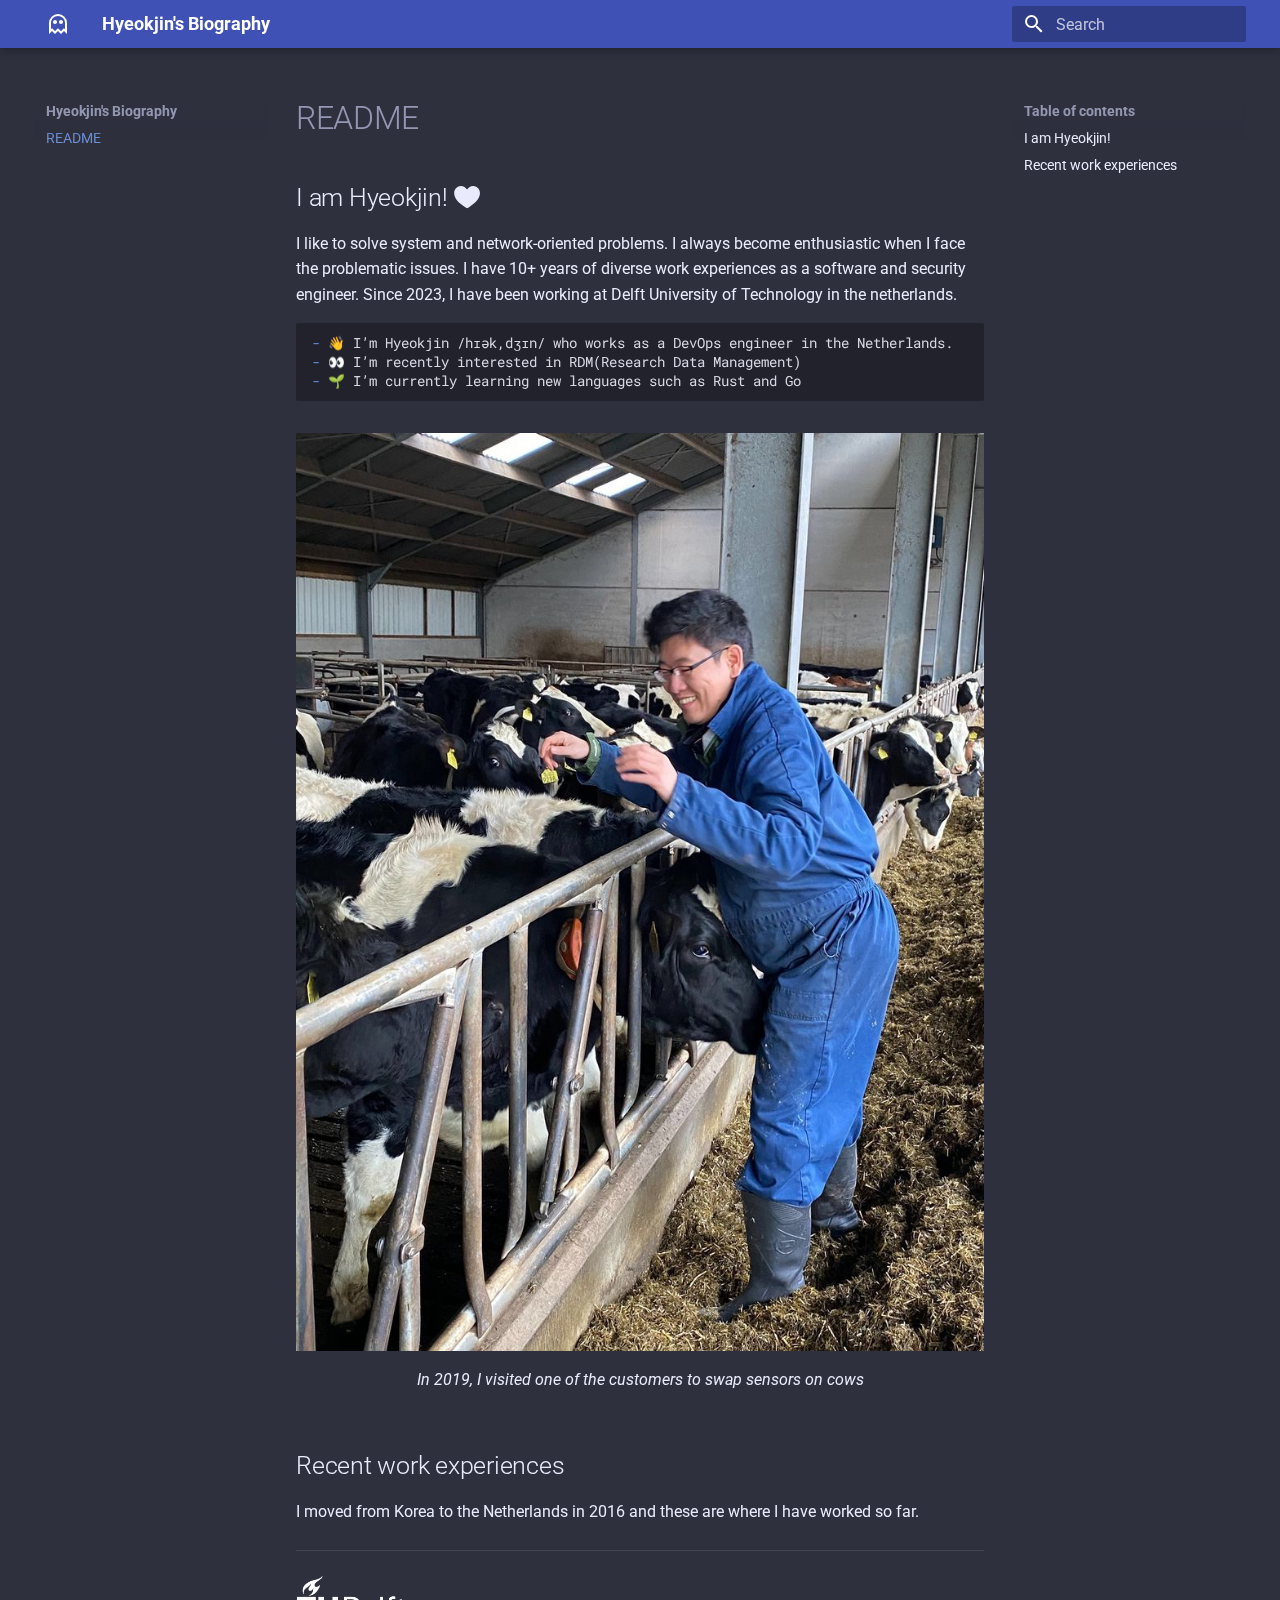
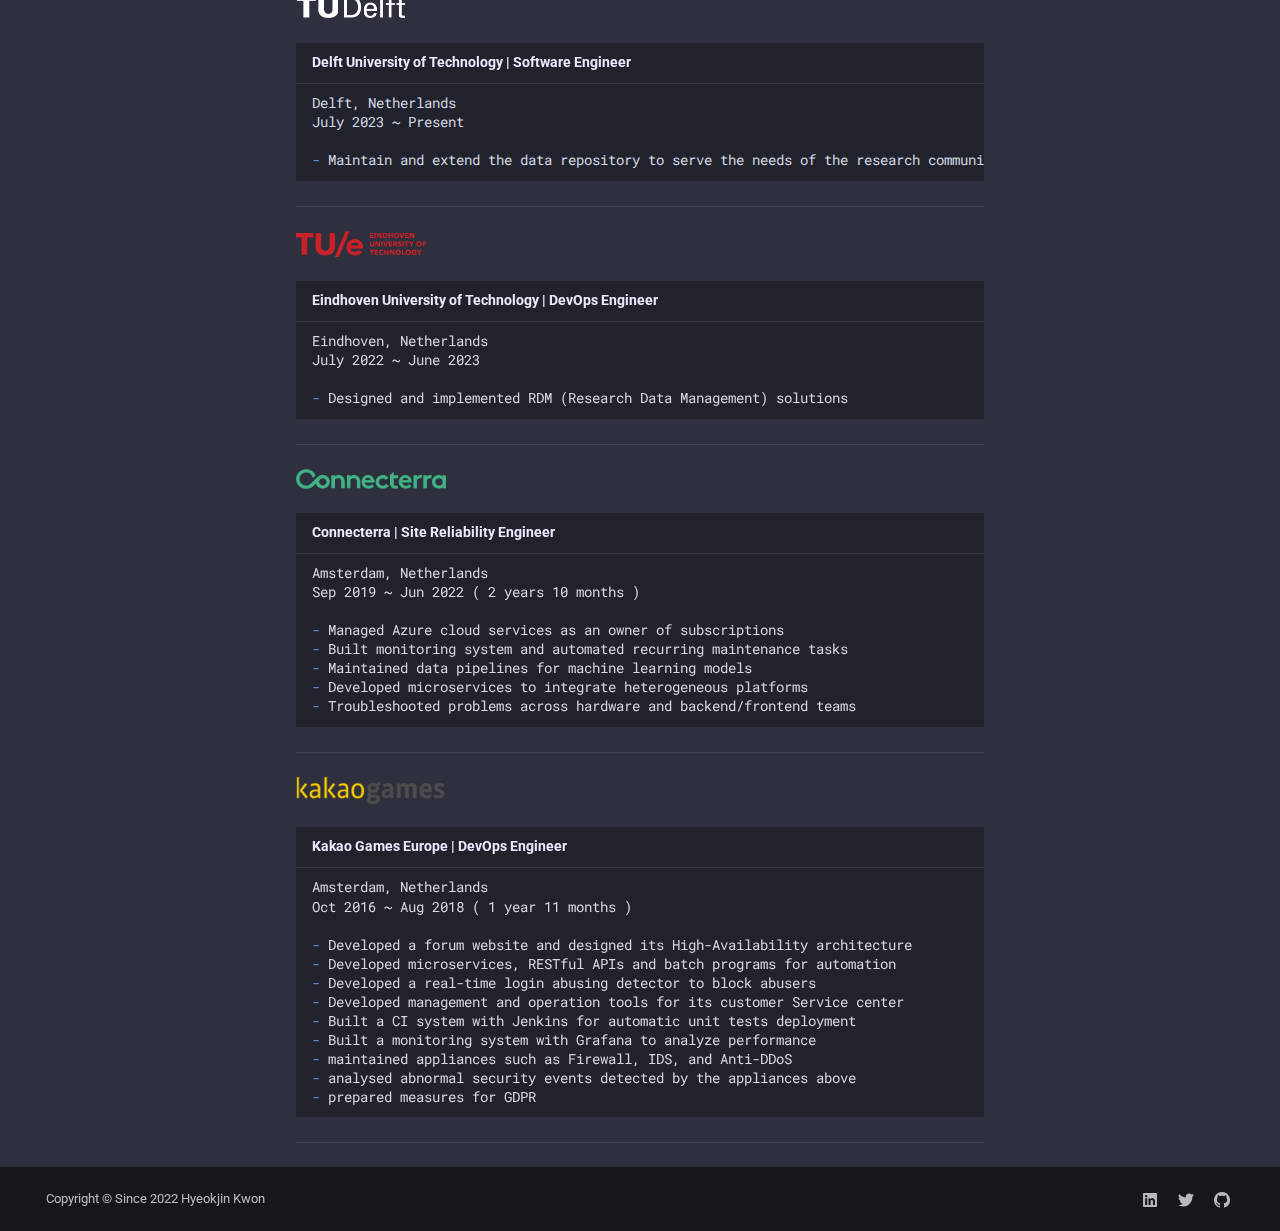
<file: index.html>
<!doctype html>
<html lang="en" class="no-js">
  <head>
    
      <meta charset="utf-8">
      <meta name="viewport" content="width=device-width,initial-scale=1">
      
      
      
      
      
      <link rel="icon" href="assets/rehack.ico">
      <meta name="generator" content="mkdocs-1.5.1, mkdocs-material-9.1.21">
    
    
      
        <title>Hyeokjin's Biography</title>
      
    
    
      <link rel="stylesheet" href="assets/stylesheets/main.eebd395e.min.css">
      
        
        <link rel="stylesheet" href="assets/stylesheets/palette.ecc896b0.min.css">
      
      

    
    
    
      
        
        
        <link rel="preconnect" href="https://fonts.gstatic.com" crossorigin>
        <link rel="stylesheet" href="https://fonts.googleapis.com/css?family=Roboto:300,300i,400,400i,700,700i%7CRoboto+Mono:400,400i,700,700i&display=fallback">
        <style>:root{--md-text-font:"Roboto";--md-code-font:"Roboto Mono"}</style>
      
    
    
      <link rel="stylesheet" href="stylesheets/extra.css">
    
    <script>__md_scope=new URL(".",location),__md_hash=e=>[...e].reduce((e,_)=>(e<<5)-e+_.charCodeAt(0),0),__md_get=(e,_=localStorage,t=__md_scope)=>JSON.parse(_.getItem(t.pathname+"."+e)),__md_set=(e,_,t=localStorage,a=__md_scope)=>{try{t.setItem(a.pathname+"."+e,JSON.stringify(_))}catch(e){}}</script>
    
      

    
    
    
  </head>
  
  
    
    
    
    
    
    <body dir="ltr" data-md-color-scheme="slate" data-md-color-primary="indigo" data-md-color-accent="indigo">
  
    
    
    <input class="md-toggle" data-md-toggle="drawer" type="checkbox" id="__drawer" autocomplete="off">
    <input class="md-toggle" data-md-toggle="search" type="checkbox" id="__search" autocomplete="off">
    <label class="md-overlay" for="__drawer"></label>
    <div data-md-component="skip">
      
        
        <a href="#readme" class="md-skip">
          Skip to content
        </a>
      
    </div>
    <div data-md-component="announce">
      
    </div>
    
    
      

  

<header class="md-header md-header--shadow" data-md-component="header">
  <nav class="md-header__inner md-grid" aria-label="Header">
    <a href="." title="Hyeokjin&#39;s Biography" class="md-header__button md-logo" aria-label="Hyeokjin's Biography" data-md-component="logo">
      
  
  <svg xmlns="http://www.w3.org/2000/svg" viewBox="0 0 24 24"><path d="M12 2a9 9 0 0 0-9 9v11l3-3 3 3 3-3 3 3 3-3 3 3V11a9 9 0 0 0-9-9m7 15.17-1-1-1.41 1.42L15 19.17l-1.59-1.58L12 16.17l-1.41 1.42L9 19.17l-1.59-1.58L6 16.17l-1 1V11c0-3.86 3.14-7 7-7s7 3.14 7 7v6.17M11 10c0 1.11-.89 2-2 2s-2-.89-2-2 .9-2 2-2 2 .9 2 2m6 0c0 1.11-.89 2-2 2s-2-.89-2-2 .9-2 2-2 2 .9 2 2Z"/></svg>

    </a>
    <label class="md-header__button md-icon" for="__drawer">
      <svg xmlns="http://www.w3.org/2000/svg" viewBox="0 0 24 24"><path d="M3 6h18v2H3V6m0 5h18v2H3v-2m0 5h18v2H3v-2Z"/></svg>
    </label>
    <div class="md-header__title" data-md-component="header-title">
      <div class="md-header__ellipsis">
        <div class="md-header__topic">
          <span class="md-ellipsis">
            Hyeokjin's Biography
          </span>
        </div>
        <div class="md-header__topic" data-md-component="header-topic">
          <span class="md-ellipsis">
            
              README
            
          </span>
        </div>
      </div>
    </div>
    
      
    
    
    
      <label class="md-header__button md-icon" for="__search">
        <svg xmlns="http://www.w3.org/2000/svg" viewBox="0 0 24 24"><path d="M9.5 3A6.5 6.5 0 0 1 16 9.5c0 1.61-.59 3.09-1.56 4.23l.27.27h.79l5 5-1.5 1.5-5-5v-.79l-.27-.27A6.516 6.516 0 0 1 9.5 16 6.5 6.5 0 0 1 3 9.5 6.5 6.5 0 0 1 9.5 3m0 2C7 5 5 7 5 9.5S7 14 9.5 14 14 12 14 9.5 12 5 9.5 5Z"/></svg>
      </label>
      <div class="md-search" data-md-component="search" role="dialog">
  <label class="md-search__overlay" for="__search"></label>
  <div class="md-search__inner" role="search">
    <form class="md-search__form" name="search">
      <input type="text" class="md-search__input" name="query" aria-label="Search" placeholder="Search" autocapitalize="off" autocorrect="off" autocomplete="off" spellcheck="false" data-md-component="search-query" required>
      <label class="md-search__icon md-icon" for="__search">
        <svg xmlns="http://www.w3.org/2000/svg" viewBox="0 0 24 24"><path d="M9.5 3A6.5 6.5 0 0 1 16 9.5c0 1.61-.59 3.09-1.56 4.23l.27.27h.79l5 5-1.5 1.5-5-5v-.79l-.27-.27A6.516 6.516 0 0 1 9.5 16 6.5 6.5 0 0 1 3 9.5 6.5 6.5 0 0 1 9.5 3m0 2C7 5 5 7 5 9.5S7 14 9.5 14 14 12 14 9.5 12 5 9.5 5Z"/></svg>
        <svg xmlns="http://www.w3.org/2000/svg" viewBox="0 0 24 24"><path d="M20 11v2H8l5.5 5.5-1.42 1.42L4.16 12l7.92-7.92L13.5 5.5 8 11h12Z"/></svg>
      </label>
      <nav class="md-search__options" aria-label="Search">
        
        <button type="reset" class="md-search__icon md-icon" title="Clear" aria-label="Clear" tabindex="-1">
          <svg xmlns="http://www.w3.org/2000/svg" viewBox="0 0 24 24"><path d="M19 6.41 17.59 5 12 10.59 6.41 5 5 6.41 10.59 12 5 17.59 6.41 19 12 13.41 17.59 19 19 17.59 13.41 12 19 6.41Z"/></svg>
        </button>
      </nav>
      
    </form>
    <div class="md-search__output">
      <div class="md-search__scrollwrap" data-md-scrollfix>
        <div class="md-search-result" data-md-component="search-result">
          <div class="md-search-result__meta">
            Initializing search
          </div>
          <ol class="md-search-result__list" role="presentation"></ol>
        </div>
      </div>
    </div>
  </div>
</div>
    
    
  </nav>
  
</header>
    
    <div class="md-container" data-md-component="container">
      
      
        
          
        
      
      <main class="md-main" data-md-component="main">
        <div class="md-main__inner md-grid">
          
            
              
              <div class="md-sidebar md-sidebar--primary" data-md-component="sidebar" data-md-type="navigation" >
                <div class="md-sidebar__scrollwrap">
                  <div class="md-sidebar__inner">
                    


<nav class="md-nav md-nav--primary" aria-label="Navigation" data-md-level="0">
  <label class="md-nav__title" for="__drawer">
    <a href="." title="Hyeokjin&#39;s Biography" class="md-nav__button md-logo" aria-label="Hyeokjin's Biography" data-md-component="logo">
      
  
  <svg xmlns="http://www.w3.org/2000/svg" viewBox="0 0 24 24"><path d="M12 2a9 9 0 0 0-9 9v11l3-3 3 3 3-3 3 3 3-3 3 3V11a9 9 0 0 0-9-9m7 15.17-1-1-1.41 1.42L15 19.17l-1.59-1.58L12 16.17l-1.41 1.42L9 19.17l-1.59-1.58L6 16.17l-1 1V11c0-3.86 3.14-7 7-7s7 3.14 7 7v6.17M11 10c0 1.11-.89 2-2 2s-2-.89-2-2 .9-2 2-2 2 .9 2 2m6 0c0 1.11-.89 2-2 2s-2-.89-2-2 .9-2 2-2 2 .9 2 2Z"/></svg>

    </a>
    Hyeokjin's Biography
  </label>
  
  <ul class="md-nav__list" data-md-scrollfix>
    
      
      
      

  
  
    
  
  
    <li class="md-nav__item md-nav__item--active">
      
      <input class="md-nav__toggle md-toggle" type="checkbox" id="__toc">
      
      
        
      
      
        <label class="md-nav__link md-nav__link--active" for="__toc">
          README
          <span class="md-nav__icon md-icon"></span>
        </label>
      
      <a href="." class="md-nav__link md-nav__link--active">
        README
      </a>
      
        

<nav class="md-nav md-nav--secondary" aria-label="Table of contents">
  
  
  
    
  
  
    <label class="md-nav__title" for="__toc">
      <span class="md-nav__icon md-icon"></span>
      Table of contents
    </label>
    <ul class="md-nav__list" data-md-component="toc" data-md-scrollfix>
      
        <li class="md-nav__item">
  <a href="#i-am-hyeokjin" class="md-nav__link">
    I am Hyeokjin! 
  </a>
  
</li>
      
        <li class="md-nav__item">
  <a href="#recent-work-experiences" class="md-nav__link">
    Recent work experiences
  </a>
  
</li>
      
    </ul>
  
</nav>
      
    </li>
  

    
  </ul>
</nav>
                  </div>
                </div>
              </div>
            
            
              
              <div class="md-sidebar md-sidebar--secondary" data-md-component="sidebar" data-md-type="toc" >
                <div class="md-sidebar__scrollwrap">
                  <div class="md-sidebar__inner">
                    

<nav class="md-nav md-nav--secondary" aria-label="Table of contents">
  
  
  
    
  
  
    <label class="md-nav__title" for="__toc">
      <span class="md-nav__icon md-icon"></span>
      Table of contents
    </label>
    <ul class="md-nav__list" data-md-component="toc" data-md-scrollfix>
      
        <li class="md-nav__item">
  <a href="#i-am-hyeokjin" class="md-nav__link">
    I am Hyeokjin! 
  </a>
  
</li>
      
        <li class="md-nav__item">
  <a href="#recent-work-experiences" class="md-nav__link">
    Recent work experiences
  </a>
  
</li>
      
    </ul>
  
</nav>
                  </div>
                </div>
              </div>
            
          
          
            <div class="md-content" data-md-component="content">
              <article class="md-content__inner md-typeset">
                
                  


<h1 id="readme">README<a class="headerlink" href="#readme" title="Permanent link">&para;</a></h1>
<h2 id="i-am-hyeokjin">I am Hyeokjin! <span class="twemoji heart"><svg xmlns="http://www.w3.org/2000/svg" viewBox="0 0 24 24"><path d="M14 20.408c-.492.308-.903.546-1.192.709-.153.086-.308.17-.463.252h-.002a.75.75 0 0 1-.686 0 16.709 16.709 0 0 1-.465-.252 31.147 31.147 0 0 1-4.803-3.34C3.8 15.572 1 12.331 1 8.513 1 5.052 3.829 2.5 6.736 2.5 9.03 2.5 10.881 3.726 12 5.605 13.12 3.726 14.97 2.5 17.264 2.5 20.17 2.5 23 5.052 23 8.514c0 3.818-2.801 7.06-5.389 9.262A31.146 31.146 0 0 1 14 20.408Z"/></svg></span><a class="headerlink" href="#i-am-hyeokjin" title="Permanent link">&para;</a></h2>
<p>I like to solve system and network-oriented problems. I always become enthusiastic when I face the problematic issues. I have 10+ years of diverse work experiences as a software and security engineer. Since 2023, I have been working at Delft University of Technology in the netherlands.</p>
<div class="highlight"><pre><span></span><code><a id="__codelineno-0-1" name="__codelineno-0-1" href="#__codelineno-0-1"></a><span class="k">-</span><span class="w"> </span>👋 I’m Hyeokjin /hɪək,dʒɪn/ who works as a DevOps engineer in the Netherlands.
<a id="__codelineno-0-2" name="__codelineno-0-2" href="#__codelineno-0-2"></a><span class="k">-</span><span class="w"> </span>👀 I’m recently interested in RDM(Research Data Management) 
<a id="__codelineno-0-3" name="__codelineno-0-3" href="#__codelineno-0-3"></a><span class="k">-</span><span class="w"> </span>🌱 I’m currently learning new languages such as Rust and Go
</code></pre></div>
<figure>
<p><img align="left" alt="me" src="/assets/images/me_with_cows.jpg" />
  </p>
<figcaption>In 2019, I visited one of the customers to swap sensors on cows</figcaption>
</figure>
<h2 id="recent-work-experiences">Recent work experiences<a class="headerlink" href="#recent-work-experiences" title="Permanent link">&para;</a></h2>
<p>I moved from Korea to the Netherlands in 2016 and these are where I have worked so far.</p>
<hr />
<p><img align="left," alt="TUDelft" src="/assets/images/TUDelft_logo_white_crop.png" width="110" /></p>
<div class="highlight"><span class="filename">Delft University of Technology | Software Engineer</span><pre><span></span><code><a id="__codelineno-1-1" name="__codelineno-1-1" href="#__codelineno-1-1"></a>Delft, Netherlands
<a id="__codelineno-1-2" name="__codelineno-1-2" href="#__codelineno-1-2"></a>July 2023 ~ Present
<a id="__codelineno-1-3" name="__codelineno-1-3" href="#__codelineno-1-3"></a>
<a id="__codelineno-1-4" name="__codelineno-1-4" href="#__codelineno-1-4"></a><span class="k">-</span><span class="w"> </span>Maintain and extend the data repository to serve the needs of the research community
</code></pre></div>
<hr />
<p><img align="left," alt="TUe" src="/assets/images/tue_logo2.png" width="130" /></p>
<div class="highlight"><span class="filename">Eindhoven University of Technology | DevOps Engineer</span><pre><span></span><code><a id="__codelineno-2-1" name="__codelineno-2-1" href="#__codelineno-2-1"></a>Eindhoven, Netherlands
<a id="__codelineno-2-2" name="__codelineno-2-2" href="#__codelineno-2-2"></a>July 2022 ~ June 2023
<a id="__codelineno-2-3" name="__codelineno-2-3" href="#__codelineno-2-3"></a>
<a id="__codelineno-2-4" name="__codelineno-2-4" href="#__codelineno-2-4"></a><span class="k">-</span><span class="w"> </span>Designed and implemented RDM (Research Data Management) solutions
</code></pre></div>
<hr />
<p><img align="left," alt="Connecterra" src="/assets/images/connecterra_logo0.png" width="150" /></p>
<div class="highlight"><span class="filename">Connecterra | Site Reliability Engineer</span><pre><span></span><code><a id="__codelineno-3-1" name="__codelineno-3-1" href="#__codelineno-3-1"></a>Amsterdam, Netherlands
<a id="__codelineno-3-2" name="__codelineno-3-2" href="#__codelineno-3-2"></a>Sep 2019 ~ Jun 2022 ( 2 years 10 months )
<a id="__codelineno-3-3" name="__codelineno-3-3" href="#__codelineno-3-3"></a>
<a id="__codelineno-3-4" name="__codelineno-3-4" href="#__codelineno-3-4"></a><span class="k">-</span><span class="w"> </span>Managed Azure cloud services as an owner of subscriptions
<a id="__codelineno-3-5" name="__codelineno-3-5" href="#__codelineno-3-5"></a><span class="k">-</span><span class="w"> </span>Built monitoring system and automated recurring maintenance tasks
<a id="__codelineno-3-6" name="__codelineno-3-6" href="#__codelineno-3-6"></a><span class="k">-</span><span class="w"> </span>Maintained data pipelines for machine learning models
<a id="__codelineno-3-7" name="__codelineno-3-7" href="#__codelineno-3-7"></a><span class="k">-</span><span class="w"> </span>Developed microservices to integrate heterogeneous platforms
<a id="__codelineno-3-8" name="__codelineno-3-8" href="#__codelineno-3-8"></a><span class="k">-</span><span class="w"> </span>Troubleshooted problems across hardware and backend/frontend teams
</code></pre></div>
<hr />
<p><img align="left," alt="KakaoGamesEurope" src="/assets/images/kakao_games_logo.png" width="150" /></p>
<div class="highlight"><span class="filename">Kakao Games Europe | DevOps Engineer</span><pre><span></span><code><a id="__codelineno-4-1" name="__codelineno-4-1" href="#__codelineno-4-1"></a>Amsterdam, Netherlands
<a id="__codelineno-4-2" name="__codelineno-4-2" href="#__codelineno-4-2"></a>Oct 2016 ~ Aug 2018 ( 1 year 11 months )
<a id="__codelineno-4-3" name="__codelineno-4-3" href="#__codelineno-4-3"></a>
<a id="__codelineno-4-4" name="__codelineno-4-4" href="#__codelineno-4-4"></a><span class="k">-</span><span class="w"> </span>Developed a forum website and designed its High-Availability architecture
<a id="__codelineno-4-5" name="__codelineno-4-5" href="#__codelineno-4-5"></a><span class="k">-</span><span class="w"> </span>Developed microservices, RESTful APIs and batch programs for automation
<a id="__codelineno-4-6" name="__codelineno-4-6" href="#__codelineno-4-6"></a><span class="k">-</span><span class="w"> </span>Developed a real-time login abusing detector to block abusers
<a id="__codelineno-4-7" name="__codelineno-4-7" href="#__codelineno-4-7"></a><span class="k">-</span><span class="w"> </span>Developed management and operation tools for its customer Service center
<a id="__codelineno-4-8" name="__codelineno-4-8" href="#__codelineno-4-8"></a><span class="k">-</span><span class="w"> </span>Built a CI system with Jenkins for automatic unit tests deployment
<a id="__codelineno-4-9" name="__codelineno-4-9" href="#__codelineno-4-9"></a><span class="k">-</span><span class="w"> </span>Built a monitoring system with Grafana to analyze performance
<a id="__codelineno-4-10" name="__codelineno-4-10" href="#__codelineno-4-10"></a><span class="k">-</span><span class="w"> </span>maintained appliances such as Firewall, IDS, and Anti-DDoS
<a id="__codelineno-4-11" name="__codelineno-4-11" href="#__codelineno-4-11"></a><span class="k">-</span><span class="w"> </span>analysed abnormal security events detected by the appliances above
<a id="__codelineno-4-12" name="__codelineno-4-12" href="#__codelineno-4-12"></a><span class="k">-</span><span class="w"> </span>prepared measures for GDPR
</code></pre></div>
<hr />





                
              </article>
            </div>
          
          
        </div>
        
      </main>
      
        <footer class="md-footer">
  
  <div class="md-footer-meta md-typeset">
    <div class="md-footer-meta__inner md-grid">
      <div class="md-copyright">
  
    <div class="md-copyright__highlight">
      Copyright &copy; Since 2022 Hyeokjin Kwon
    </div>
  
  
</div>
      
        <div class="md-social">
  
    
    
    
    
      
      
    
    <a href="https://www.linkedin.com/in/hyeokjin/" target="_blank" rel="noopener" title="www.linkedin.com" class="md-social__link">
      <svg xmlns="http://www.w3.org/2000/svg" viewBox="0 0 448 512"><!--! Font Awesome Free 6.4.0 by @fontawesome - https://fontawesome.com License - https://fontawesome.com/license/free (Icons: CC BY 4.0, Fonts: SIL OFL 1.1, Code: MIT License) Copyright 2023 Fonticons, Inc.--><path d="M416 32H31.9C14.3 32 0 46.5 0 64.3v383.4C0 465.5 14.3 480 31.9 480H416c17.6 0 32-14.5 32-32.3V64.3c0-17.8-14.4-32.3-32-32.3zM135.4 416H69V202.2h66.5V416zm-33.2-243c-21.3 0-38.5-17.3-38.5-38.5S80.9 96 102.2 96c21.2 0 38.5 17.3 38.5 38.5 0 21.3-17.2 38.5-38.5 38.5zm282.1 243h-66.4V312c0-24.8-.5-56.7-34.5-56.7-34.6 0-39.9 27-39.9 54.9V416h-66.4V202.2h63.7v29.2h.9c8.9-16.8 30.6-34.5 62.9-34.5 67.2 0 79.7 44.3 79.7 101.9V416z"/></svg>
    </a>
  
    
    
    
    
      
      
    
    <a href="https://twitter.com/squidfunk" target="_blank" rel="noopener" title="twitter.com" class="md-social__link">
      <svg xmlns="http://www.w3.org/2000/svg" viewBox="0 0 512 512"><!--! Font Awesome Free 6.4.0 by @fontawesome - https://fontawesome.com License - https://fontawesome.com/license/free (Icons: CC BY 4.0, Fonts: SIL OFL 1.1, Code: MIT License) Copyright 2023 Fonticons, Inc.--><path d="M459.37 151.716c.325 4.548.325 9.097.325 13.645 0 138.72-105.583 298.558-298.558 298.558-59.452 0-114.68-17.219-161.137-47.106 8.447.974 16.568 1.299 25.34 1.299 49.055 0 94.213-16.568 130.274-44.832-46.132-.975-84.792-31.188-98.112-72.772 6.498.974 12.995 1.624 19.818 1.624 9.421 0 18.843-1.3 27.614-3.573-48.081-9.747-84.143-51.98-84.143-102.985v-1.299c13.969 7.797 30.214 12.67 47.431 13.319-28.264-18.843-46.781-51.005-46.781-87.391 0-19.492 5.197-37.36 14.294-52.954 51.655 63.675 129.3 105.258 216.365 109.807-1.624-7.797-2.599-15.918-2.599-24.04 0-57.828 46.782-104.934 104.934-104.934 30.213 0 57.502 12.67 76.67 33.137 23.715-4.548 46.456-13.32 66.599-25.34-7.798 24.366-24.366 44.833-46.132 57.827 21.117-2.273 41.584-8.122 60.426-16.243-14.292 20.791-32.161 39.308-52.628 54.253z"/></svg>
    </a>
  
    
    
    
    
      
      
    
    <a href="https://github.com/H-Kwon" target="_blank" rel="noopener" title="github.com" class="md-social__link">
      <svg xmlns="http://www.w3.org/2000/svg" viewBox="0 0 16 16"><path d="M8 0c4.42 0 8 3.58 8 8a8.013 8.013 0 0 1-5.45 7.59c-.4.08-.55-.17-.55-.38 0-.27.01-1.13.01-2.2 0-.75-.25-1.23-.54-1.48 1.78-.2 3.65-.88 3.65-3.95 0-.88-.31-1.59-.82-2.15.08-.2.36-1.02-.08-2.12 0 0-.67-.22-2.2.82-.64-.18-1.32-.27-2-.27-.68 0-1.36.09-2 .27-1.53-1.03-2.2-.82-2.2-.82-.44 1.1-.16 1.92-.08 2.12-.51.56-.82 1.28-.82 2.15 0 3.06 1.86 3.75 3.64 3.95-.23.2-.44.55-.51 1.07-.46.21-1.61.55-2.33-.66-.15-.24-.6-.83-1.23-.82-.67.01-.27.38.01.53.34.19.73.9.82 1.13.16.45.68 1.31 2.69.94 0 .67.01 1.3.01 1.49 0 .21-.15.45-.55.38A7.995 7.995 0 0 1 0 8c0-4.42 3.58-8 8-8Z"/></svg>
    </a>
  
</div>
      
    </div>
  </div>
</footer>
      
    </div>
    <div class="md-dialog" data-md-component="dialog">
      <div class="md-dialog__inner md-typeset"></div>
    </div>
    
    <script id="__config" type="application/json">{"base": ".", "features": ["content.code.annotate"], "search": "assets/javascripts/workers/search.74e28a9f.min.js", "translations": {"clipboard.copied": "Copied to clipboard", "clipboard.copy": "Copy to clipboard", "search.result.more.one": "1 more on this page", "search.result.more.other": "# more on this page", "search.result.none": "No matching documents", "search.result.one": "1 matching document", "search.result.other": "# matching documents", "search.result.placeholder": "Type to start searching", "search.result.term.missing": "Missing", "select.version": "Select version"}}</script>
    
    
      <script src="assets/javascripts/bundle.220ee61c.min.js"></script>
      
    
  </body>
</html>
</file>
<file: stylesheets/extra.css>
@keyframes heart {
  0%, 40%, 80%, 100% {
    transform: scale(0.8);
  }
  20%, 60% {
    transform: scale(0.6);
  }
}
.heart {
  animation: heart 1000ms infinite;
}
</file>
<file: assets/stylesheets/main.eebd395e.min.css>
@charset "UTF-8";html{-webkit-text-size-adjust:none;-moz-text-size-adjust:none;text-size-adjust:none;box-sizing:border-box}*,:after,:before{box-sizing:inherit}@media (prefers-reduced-motion){*,:after,:before{transition:none!important}}body{margin:0}a,button,input,label{-webkit-tap-highlight-color:transparent}a{color:inherit;text-decoration:none}hr{border:0;box-sizing:initial;display:block;height:.05rem;overflow:visible;padding:0}small{font-size:80%}sub,sup{line-height:1em}img{border-style:none}table{border-collapse:initial;border-spacing:0}td,th{font-weight:400;vertical-align:top}button{background:#0000;border:0;font-family:inherit;font-size:inherit;margin:0;padding:0}input{border:0;outline:none}:root{--md-primary-fg-color:#4051b5;--md-primary-fg-color--light:#5d6cc0;--md-primary-fg-color--dark:#303fa1;--md-primary-bg-color:#fff;--md-primary-bg-color--light:#ffffffb3;--md-accent-fg-color:#526cfe;--md-accent-fg-color--transparent:#526cfe1a;--md-accent-bg-color:#fff;--md-accent-bg-color--light:#ffffffb3}[data-md-color-scheme=default]{color-scheme:light}[data-md-color-scheme=default] img[src$="#gh-dark-mode-only"],[data-md-color-scheme=default] img[src$="#only-dark"]{display:none}:root,[data-md-color-scheme=default]{--md-default-fg-color:#000000de;--md-default-fg-color--light:#0000008a;--md-default-fg-color--lighter:#00000052;--md-default-fg-color--lightest:#00000012;--md-default-bg-color:#fff;--md-default-bg-color--light:#ffffffb3;--md-default-bg-color--lighter:#ffffff4d;--md-default-bg-color--lightest:#ffffff1f;--md-code-fg-color:#36464e;--md-code-bg-color:#f5f5f5;--md-code-hl-color:#ffff0080;--md-code-hl-number-color:#d52a2a;--md-code-hl-special-color:#db1457;--md-code-hl-function-color:#a846b9;--md-code-hl-constant-color:#6e59d9;--md-code-hl-keyword-color:#3f6ec6;--md-code-hl-string-color:#1c7d4d;--md-code-hl-name-color:var(--md-code-fg-color);--md-code-hl-operator-color:var(--md-default-fg-color--light);--md-code-hl-punctuation-color:var(--md-default-fg-color--light);--md-code-hl-comment-color:var(--md-default-fg-color--light);--md-code-hl-generic-color:var(--md-default-fg-color--light);--md-code-hl-variable-color:var(--md-default-fg-color--light);--md-typeset-color:var(--md-default-fg-color);--md-typeset-a-color:var(--md-primary-fg-color);--md-typeset-mark-color:#ffff0080;--md-typeset-del-color:#f5503d26;--md-typeset-ins-color:#0bd57026;--md-typeset-kbd-color:#fafafa;--md-typeset-kbd-accent-color:#fff;--md-typeset-kbd-border-color:#b8b8b8;--md-typeset-table-color:#0000001f;--md-typeset-table-color--light:rgba(0,0,0,.035);--md-admonition-fg-color:var(--md-default-fg-color);--md-admonition-bg-color:var(--md-default-bg-color);--md-warning-fg-color:#000000de;--md-warning-bg-color:#ff9;--md-footer-fg-color:#fff;--md-footer-fg-color--light:#ffffffb3;--md-footer-fg-color--lighter:#ffffff73;--md-footer-bg-color:#000000de;--md-footer-bg-color--dark:#00000052;--md-shadow-z1:0 0.2rem 0.5rem #0000000d,0 0 0.05rem #0000001a;--md-shadow-z2:0 0.2rem 0.5rem #0000001a,0 0 0.05rem #00000040;--md-shadow-z3:0 0.2rem 0.5rem #0003,0 0 0.05rem #00000059}.md-icon svg{fill:currentcolor;display:block;height:1.2rem;width:1.2rem}body{-webkit-font-smoothing:antialiased;-moz-osx-font-smoothing:grayscale;--md-text-font-family:var(--md-text-font,_),-apple-system,BlinkMacSystemFont,Helvetica,Arial,sans-serif;--md-code-font-family:var(--md-code-font,_),SFMono-Regular,Consolas,Menlo,monospace}aside,body,input{font-feature-settings:"kern","liga";color:var(--md-typeset-color);font-family:var(--md-text-font-family)}code,kbd,pre{font-feature-settings:"kern";font-family:var(--md-code-font-family)}:root{--md-typeset-table-sort-icon:url('data:image/svg+xml;charset=utf-8,<svg xmlns="http://www.w3.org/2000/svg" viewBox="0 0 24 24"><path d="m18 21-4-4h3V7h-3l4-4 4 4h-3v10h3M2 19v-2h10v2M2 13v-2h7v2M2 7V5h4v2H2Z"/></svg>');--md-typeset-table-sort-icon--asc:url('data:image/svg+xml;charset=utf-8,<svg xmlns="http://www.w3.org/2000/svg" viewBox="0 0 24 24"><path d="M19 17h3l-4 4-4-4h3V3h2M2 17h10v2H2M6 5v2H2V5m0 6h7v2H2v-2Z"/></svg>');--md-typeset-table-sort-icon--desc:url('data:image/svg+xml;charset=utf-8,<svg xmlns="http://www.w3.org/2000/svg" viewBox="0 0 24 24"><path d="M19 7h3l-4-4-4 4h3v14h2M2 17h10v2H2M6 5v2H2V5m0 6h7v2H2v-2Z"/></svg>')}.md-typeset{-webkit-print-color-adjust:exact;color-adjust:exact;font-size:.8rem;line-height:1.6}@media print{.md-typeset{font-size:.68rem}}.md-typeset blockquote,.md-typeset dl,.md-typeset figure,.md-typeset ol,.md-typeset pre,.md-typeset ul{margin-bottom:1em;margin-top:1em}.md-typeset h1{color:var(--md-default-fg-color--light);font-size:2em;line-height:1.3;margin:0 0 1.25em}.md-typeset h1,.md-typeset h2{font-weight:300;letter-spacing:-.01em}.md-typeset h2{font-size:1.5625em;line-height:1.4;margin:1.6em 0 .64em}.md-typeset h3{font-size:1.25em;font-weight:400;letter-spacing:-.01em;line-height:1.5;margin:1.6em 0 .8em}.md-typeset h2+h3{margin-top:.8em}.md-typeset h4{font-weight:700;letter-spacing:-.01em;margin:1em 0}.md-typeset h5,.md-typeset h6{color:var(--md-default-fg-color--light);font-size:.8em;font-weight:700;letter-spacing:-.01em;margin:1.25em 0}.md-typeset h5{text-transform:uppercase}.md-typeset hr{border-bottom:.05rem solid var(--md-default-fg-color--lightest);display:flow-root;margin:1.5em 0}.md-typeset a{color:var(--md-typeset-a-color);word-break:break-word}.md-typeset a,.md-typeset a:before{transition:color 125ms}.md-typeset a:focus,.md-typeset a:hover{color:var(--md-accent-fg-color)}.md-typeset a:focus code,.md-typeset a:hover code{background-color:var(--md-accent-fg-color--transparent)}.md-typeset a code{color:currentcolor;transition:background-color 125ms}.md-typeset a.focus-visible{outline-color:var(--md-accent-fg-color);outline-offset:.2rem}.md-typeset code,.md-typeset kbd,.md-typeset pre{color:var(--md-code-fg-color);direction:ltr;font-variant-ligatures:none}@media print{.md-typeset code,.md-typeset kbd,.md-typeset pre{white-space:pre-wrap}}.md-typeset code{background-color:var(--md-code-bg-color);border-radius:.1rem;-webkit-box-decoration-break:clone;box-decoration-break:clone;font-size:.85em;padding:0 .2941176471em;word-break:break-word}.md-typeset code:not(.focus-visible){-webkit-tap-highlight-color:transparent;outline:none}.md-typeset pre{display:flow-root;line-height:1.4;position:relative}.md-typeset pre>code{-webkit-box-decoration-break:slice;box-decoration-break:slice;box-shadow:none;display:block;margin:0;outline-color:var(--md-accent-fg-color);overflow:auto;padding:.7720588235em 1.1764705882em;scrollbar-color:var(--md-default-fg-color--lighter) #0000;scrollbar-width:thin;touch-action:auto;word-break:normal}.md-typeset pre>code:hover{scrollbar-color:var(--md-accent-fg-color) #0000}.md-typeset pre>code::-webkit-scrollbar{height:.2rem;width:.2rem}.md-typeset pre>code::-webkit-scrollbar-thumb{background-color:var(--md-default-fg-color--lighter)}.md-typeset pre>code::-webkit-scrollbar-thumb:hover{background-color:var(--md-accent-fg-color)}.md-typeset kbd{background-color:var(--md-typeset-kbd-color);border-radius:.1rem;box-shadow:0 .1rem 0 .05rem var(--md-typeset-kbd-border-color),0 .1rem 0 var(--md-typeset-kbd-border-color),0 -.1rem .2rem var(--md-typeset-kbd-accent-color) inset;color:var(--md-default-fg-color);display:inline-block;font-size:.75em;padding:0 .6666666667em;vertical-align:text-top;word-break:break-word}.md-typeset mark{background-color:var(--md-typeset-mark-color);-webkit-box-decoration-break:clone;box-decoration-break:clone;color:inherit;word-break:break-word}.md-typeset abbr{border-bottom:.05rem dotted var(--md-default-fg-color--light);cursor:help;text-decoration:none}@media (hover:none){.md-typeset abbr[title]:focus:after,.md-typeset abbr[title]:hover:after{background-color:var(--md-default-fg-color);border-radius:.1rem;box-shadow:var(--md-shadow-z3);color:var(--md-default-bg-color);content:attr(title);font-size:.7rem;left:.8rem;margin-top:2em;padding:.2rem .3rem;position:absolute;right:.8rem}}.md-typeset small{opacity:.75}[dir=ltr] .md-typeset sub,[dir=ltr] .md-typeset sup{margin-left:.078125em}[dir=rtl] .md-typeset sub,[dir=rtl] .md-typeset sup{margin-right:.078125em}[dir=ltr] .md-typeset blockquote{padding-left:.6rem}[dir=rtl] .md-typeset blockquote{padding-right:.6rem}[dir=ltr] .md-typeset blockquote{border-left:.2rem solid var(--md-default-fg-color--lighter)}[dir=rtl] .md-typeset blockquote{border-right:.2rem solid var(--md-default-fg-color--lighter)}.md-typeset blockquote{color:var(--md-default-fg-color--light);margin-left:0;margin-right:0}.md-typeset ul{list-style-type:disc}[dir=ltr] .md-typeset ol,[dir=ltr] .md-typeset ul{margin-left:.625em}[dir=rtl] .md-typeset ol,[dir=rtl] .md-typeset ul{margin-right:.625em}.md-typeset ol,.md-typeset ul{padding:0}.md-typeset ol:not([hidden]),.md-typeset ul:not([hidden]){display:flow-root}.md-typeset ol ol,.md-typeset ul ol{list-style-type:lower-alpha}.md-typeset ol ol ol,.md-typeset ul ol ol{list-style-type:lower-roman}[dir=ltr] .md-typeset ol li,[dir=ltr] .md-typeset ul li{margin-left:1.25em}[dir=rtl] .md-typeset ol li,[dir=rtl] .md-typeset ul li{margin-right:1.25em}.md-typeset ol li,.md-typeset ul li{margin-bottom:.5em}.md-typeset ol li blockquote,.md-typeset ol li p,.md-typeset ul li blockquote,.md-typeset ul li p{margin:.5em 0}.md-typeset ol li:last-child,.md-typeset ul li:last-child{margin-bottom:0}[dir=ltr] .md-typeset ol li ol,[dir=ltr] .md-typeset ol li ul,[dir=ltr] .md-typeset ul li ol,[dir=ltr] .md-typeset ul li ul{margin-left:.625em}[dir=rtl] .md-typeset ol li ol,[dir=rtl] .md-typeset ol li ul,[dir=rtl] .md-typeset ul li ol,[dir=rtl] .md-typeset ul li ul{margin-right:.625em}.md-typeset ol li ol,.md-typeset ol li ul,.md-typeset ul li ol,.md-typeset ul li ul{margin-bottom:.5em;margin-top:.5em}[dir=ltr] .md-typeset dd{margin-left:1.875em}[dir=rtl] .md-typeset dd{margin-right:1.875em}.md-typeset dd{margin-bottom:1.5em;margin-top:1em}.md-typeset img,.md-typeset svg,.md-typeset video{height:auto;max-width:100%}.md-typeset img[align=left]{margin:1em 1em 1em 0}.md-typeset img[align=right]{margin:1em 0 1em 1em}.md-typeset img[align]:only-child{margin-top:0}.md-typeset figure{display:flow-root;margin:1em auto;max-width:100%;text-align:center;width:-webkit-fit-content;width:-moz-fit-content;width:fit-content}.md-typeset figure img{display:block}.md-typeset figcaption{font-style:italic;margin:1em auto;max-width:24rem}.md-typeset iframe{max-width:100%}.md-typeset table:not([class]){background-color:var(--md-default-bg-color);border:.05rem solid var(--md-typeset-table-color);border-radius:.1rem;display:inline-block;font-size:.64rem;max-width:100%;overflow:auto;touch-action:auto}@media print{.md-typeset table:not([class]){display:table}}.md-typeset table:not([class])+*{margin-top:1.5em}.md-typeset table:not([class]) td>:first-child,.md-typeset table:not([class]) th>:first-child{margin-top:0}.md-typeset table:not([class]) td>:last-child,.md-typeset table:not([class]) th>:last-child{margin-bottom:0}.md-typeset table:not([class]) td:not([align]),.md-typeset table:not([class]) th:not([align]){text-align:left}[dir=rtl] .md-typeset table:not([class]) td:not([align]),[dir=rtl] .md-typeset table:not([class]) th:not([align]){text-align:right}.md-typeset table:not([class]) th{font-weight:700;min-width:5rem;padding:.9375em 1.25em;vertical-align:top}.md-typeset table:not([class]) td{border-top:.05rem solid var(--md-typeset-table-color);padding:.9375em 1.25em;vertical-align:top}.md-typeset table:not([class]) tbody tr{transition:background-color 125ms}.md-typeset table:not([class]) tbody tr:hover{background-color:var(--md-typeset-table-color--light);box-shadow:0 .05rem 0 var(--md-default-bg-color) inset}.md-typeset table:not([class]) a{word-break:normal}.md-typeset table th[role=columnheader]{cursor:pointer}[dir=ltr] .md-typeset table th[role=columnheader]:after{margin-left:.5em}[dir=rtl] .md-typeset table th[role=columnheader]:after{margin-right:.5em}.md-typeset table th[role=columnheader]:after{content:"";display:inline-block;height:1.2em;-webkit-mask-image:var(--md-typeset-table-sort-icon);mask-image:var(--md-typeset-table-sort-icon);-webkit-mask-repeat:no-repeat;mask-repeat:no-repeat;-webkit-mask-size:contain;mask-size:contain;transition:background-color 125ms;vertical-align:text-bottom;width:1.2em}.md-typeset table th[role=columnheader]:hover:after{background-color:var(--md-default-fg-color--lighter)}.md-typeset table th[role=columnheader][aria-sort=ascending]:after{background-color:var(--md-default-fg-color--light);-webkit-mask-image:var(--md-typeset-table-sort-icon--asc);mask-image:var(--md-typeset-table-sort-icon--asc)}.md-typeset table th[role=columnheader][aria-sort=descending]:after{background-color:var(--md-default-fg-color--light);-webkit-mask-image:var(--md-typeset-table-sort-icon--desc);mask-image:var(--md-typeset-table-sort-icon--desc)}.md-typeset__scrollwrap{margin:1em -.8rem;overflow-x:auto;touch-action:auto}.md-typeset__table{display:inline-block;margin-bottom:.5em;padding:0 .8rem}@media print{.md-typeset__table{display:block}}html .md-typeset__table table{display:table;margin:0;overflow:hidden;width:100%}@media screen and (max-width:44.9375em){.md-content__inner>pre{margin:1em -.8rem}.md-content__inner>pre code{border-radius:0}}.md-banner{background-color:var(--md-footer-bg-color);color:var(--md-footer-fg-color);overflow:auto}@media print{.md-banner{display:none}}.md-banner--warning{background-color:var(--md-warning-bg-color);color:var(--md-warning-fg-color)}.md-banner__inner{font-size:.7rem;margin:.6rem auto;padding:0 .8rem}[dir=ltr] .md-banner__button{float:right}[dir=rtl] .md-banner__button{float:left}.md-banner__button{color:inherit;cursor:pointer;transition:opacity .25s}.md-banner__button:hover{opacity:.7}html{font-size:125%;height:100%;overflow-x:hidden}@media screen and (min-width:100em){html{font-size:137.5%}}@media screen and (min-width:125em){html{font-size:150%}}body{background-color:var(--md-default-bg-color);display:flex;flex-direction:column;font-size:.5rem;min-height:100%;position:relative;width:100%}@media print{body{display:block}}@media screen and (max-width:59.9375em){body[data-md-scrolllock]{position:fixed}}.md-grid{margin-left:auto;margin-right:auto;max-width:61rem}.md-container{display:flex;flex-direction:column;flex-grow:1}@media print{.md-container{display:block}}.md-main{flex-grow:1}.md-main__inner{display:flex;height:100%;margin-top:1.5rem}.md-ellipsis{overflow:hidden;text-overflow:ellipsis}.md-toggle{display:none}.md-option{height:0;opacity:0;position:absolute;width:0}.md-option:checked+label:not([hidden]){display:block}.md-option.focus-visible+label{outline-color:var(--md-accent-fg-color);outline-style:auto}.md-skip{background-color:var(--md-default-fg-color);border-radius:.1rem;color:var(--md-default-bg-color);font-size:.64rem;margin:.5rem;opacity:0;outline-color:var(--md-accent-fg-color);padding:.3rem .5rem;position:fixed;transform:translateY(.4rem);z-index:-1}.md-skip:focus{opacity:1;transform:translateY(0);transition:transform .25s cubic-bezier(.4,0,.2,1),opacity 175ms 75ms;z-index:10}@page{margin:25mm}:root{--md-clipboard-icon:url('data:image/svg+xml;charset=utf-8,<svg xmlns="http://www.w3.org/2000/svg" viewBox="0 0 24 24"><path d="M19 21H8V7h11m0-2H8a2 2 0 0 0-2 2v14a2 2 0 0 0 2 2h11a2 2 0 0 0 2-2V7a2 2 0 0 0-2-2m-3-4H4a2 2 0 0 0-2 2v14h2V3h12V1Z"/></svg>')}.md-clipboard{border-radius:.1rem;color:var(--md-default-fg-color--lightest);cursor:pointer;height:1.5em;outline-color:var(--md-accent-fg-color);outline-offset:.1rem;position:absolute;right:.5em;top:.5em;transition:color .25s;width:1.5em;z-index:1}@media print{.md-clipboard{display:none}}.md-clipboard:not(.focus-visible){-webkit-tap-highlight-color:transparent;outline:none}:hover>.md-clipboard{color:var(--md-default-fg-color--light)}.md-clipboard:focus,.md-clipboard:hover{color:var(--md-accent-fg-color)}.md-clipboard:after{background-color:currentcolor;content:"";display:block;height:1.125em;margin:0 auto;-webkit-mask-image:var(--md-clipboard-icon);mask-image:var(--md-clipboard-icon);-webkit-mask-position:center;mask-position:center;-webkit-mask-repeat:no-repeat;mask-repeat:no-repeat;-webkit-mask-size:contain;mask-size:contain;width:1.125em}.md-clipboard--inline{cursor:pointer}.md-clipboard--inline code{transition:color .25s,background-color .25s}.md-clipboard--inline:focus code,.md-clipboard--inline:hover code{background-color:var(--md-accent-fg-color--transparent);color:var(--md-accent-fg-color)}@keyframes consent{0%{opacity:0;transform:translateY(100%)}to{opacity:1;transform:translateY(0)}}@keyframes overlay{0%{opacity:0}to{opacity:1}}.md-consent__overlay{animation:overlay .25s both;-webkit-backdrop-filter:blur(.1rem);backdrop-filter:blur(.1rem);background-color:#0000008a;height:100%;opacity:1;position:fixed;top:0;width:100%;z-index:5}.md-consent__inner{animation:consent .5s cubic-bezier(.1,.7,.1,1) both;background-color:var(--md-default-bg-color);border:0;border-radius:.1rem;bottom:0;box-shadow:0 0 .2rem #0000001a,0 .2rem .4rem #0003;max-height:100%;overflow:auto;padding:0;position:fixed;width:100%;z-index:5}.md-consent__form{padding:.8rem}.md-consent__settings{display:none;margin:1em 0}input:checked+.md-consent__settings{display:block}.md-consent__controls{margin-bottom:.8rem}.md-typeset .md-consent__controls .md-button{display:inline}@media screen and (max-width:44.9375em){.md-typeset .md-consent__controls .md-button{display:block;margin-top:.4rem;text-align:center;width:100%}}.md-consent label{cursor:pointer}.md-content{flex-grow:1;min-width:0}.md-content__inner{margin:0 .8rem 1.2rem;padding-top:.6rem}@media screen and (min-width:76.25em){[dir=ltr] .md-sidebar--primary:not([hidden])~.md-content>.md-content__inner{margin-left:1.2rem}[dir=ltr] .md-sidebar--secondary:not([hidden])~.md-content>.md-content__inner,[dir=rtl] .md-sidebar--primary:not([hidden])~.md-content>.md-content__inner{margin-right:1.2rem}[dir=rtl] .md-sidebar--secondary:not([hidden])~.md-content>.md-content__inner{margin-left:1.2rem}}.md-content__inner:before{content:"";display:block;height:.4rem}.md-content__inner>:last-child{margin-bottom:0}[dir=ltr] .md-content__button{float:right}[dir=rtl] .md-content__button{float:left}[dir=ltr] .md-content__button{margin-left:.4rem}[dir=rtl] .md-content__button{margin-right:.4rem}.md-content__button{margin:.4rem 0;padding:0}@media print{.md-content__button{display:none}}.md-typeset .md-content__button{color:var(--md-default-fg-color--lighter)}.md-content__button svg{display:inline;vertical-align:top}[dir=rtl] .md-content__button svg{transform:scaleX(-1)}[dir=ltr] .md-dialog{right:.8rem}[dir=rtl] .md-dialog{left:.8rem}.md-dialog{background-color:var(--md-default-fg-color);border-radius:.1rem;bottom:.8rem;box-shadow:var(--md-shadow-z3);min-width:11.1rem;opacity:0;padding:.4rem .6rem;pointer-events:none;position:fixed;transform:translateY(100%);transition:transform 0ms .4s,opacity .4s;z-index:4}@media print{.md-dialog{display:none}}.md-dialog--active{opacity:1;pointer-events:auto;transform:translateY(0);transition:transform .4s cubic-bezier(.075,.85,.175,1),opacity .4s}.md-dialog__inner{color:var(--md-default-bg-color);font-size:.7rem}.md-feedback{margin:2em 0 1em;text-align:center}.md-feedback fieldset{border:none;margin:0;padding:0}.md-feedback__title{font-weight:700;margin:1em auto}.md-feedback__inner{position:relative}.md-feedback__list{align-content:baseline;display:flex;flex-wrap:wrap;justify-content:center;position:relative}.md-feedback__list:hover .md-icon:not(:disabled){color:var(--md-default-fg-color--lighter)}:disabled .md-feedback__list{min-height:1.8rem}.md-feedback__icon{color:var(--md-default-fg-color--light);cursor:pointer;flex-shrink:0;margin:0 .1rem;transition:color 125ms}.md-feedback__icon:not(:disabled).md-icon:hover{color:var(--md-accent-fg-color)}.md-feedback__icon:disabled{color:var(--md-default-fg-color--lightest);pointer-events:none}.md-feedback__note{opacity:0;position:relative;transform:translateY(.4rem);transition:transform .4s cubic-bezier(.1,.7,.1,1),opacity .15s}.md-feedback__note>*{margin:0 auto;max-width:16rem}:disabled .md-feedback__note{opacity:1;transform:translateY(0)}.md-footer{background-color:var(--md-footer-bg-color);color:var(--md-footer-fg-color)}@media print{.md-footer{display:none}}.md-footer__inner{justify-content:space-between;overflow:auto;padding:.2rem}.md-footer__inner:not([hidden]){display:flex}.md-footer__link{align-items:end;display:flex;flex-grow:0.01;margin-bottom:.4rem;margin-top:1rem;max-width:100%;outline-color:var(--md-accent-fg-color);overflow:hidden;transition:opacity .25s}.md-footer__link:focus,.md-footer__link:hover{opacity:.7}[dir=rtl] .md-footer__link svg{transform:scaleX(-1)}@media screen and (max-width:44.9375em){.md-footer__link--prev{flex-shrink:0}.md-footer__link--prev .md-footer__title{display:none}}[dir=ltr] .md-footer__link--next{margin-left:auto}[dir=rtl] .md-footer__link--next{margin-right:auto}.md-footer__link--next{text-align:right}[dir=rtl] .md-footer__link--next{text-align:left}.md-footer__title{flex-grow:1;font-size:.9rem;margin-bottom:.7rem;max-width:calc(100% - 2.4rem);padding:0 1rem;white-space:nowrap}.md-footer__button{margin:.2rem;padding:.4rem}.md-footer__direction{font-size:.64rem;opacity:.7}.md-footer-meta{background-color:var(--md-footer-bg-color--dark)}.md-footer-meta__inner{display:flex;flex-wrap:wrap;justify-content:space-between;padding:.2rem}html .md-footer-meta.md-typeset a{color:var(--md-footer-fg-color--light)}html .md-footer-meta.md-typeset a:focus,html .md-footer-meta.md-typeset a:hover{color:var(--md-footer-fg-color)}.md-copyright{color:var(--md-footer-fg-color--lighter);font-size:.64rem;margin:auto .6rem;padding:.4rem 0;width:100%}@media screen and (min-width:45em){.md-copyright{width:auto}}.md-copyright__highlight{color:var(--md-footer-fg-color--light)}.md-social{margin:0 .4rem;padding:.2rem 0 .6rem}@media screen and (min-width:45em){.md-social{padding:.6rem 0}}.md-social__link{display:inline-block;height:1.6rem;text-align:center;width:1.6rem}.md-social__link:before{line-height:1.9}.md-social__link svg{fill:currentcolor;max-height:.8rem;vertical-align:-25%}.md-typeset .md-button{border:.1rem solid;border-radius:.1rem;color:var(--md-primary-fg-color);cursor:pointer;display:inline-block;font-weight:700;padding:.625em 2em;transition:color 125ms,background-color 125ms,border-color 125ms}.md-typeset .md-button--primary{background-color:var(--md-primary-fg-color);border-color:var(--md-primary-fg-color);color:var(--md-primary-bg-color)}.md-typeset .md-button:focus,.md-typeset .md-button:hover{background-color:var(--md-accent-fg-color);border-color:var(--md-accent-fg-color);color:var(--md-accent-bg-color)}[dir=ltr] .md-typeset .md-input{border-top-left-radius:.1rem}[dir=ltr] .md-typeset .md-input,[dir=rtl] .md-typeset .md-input{border-top-right-radius:.1rem}[dir=rtl] .md-typeset .md-input{border-top-left-radius:.1rem}.md-typeset .md-input{border-bottom:.1rem solid var(--md-default-fg-color--lighter);box-shadow:var(--md-shadow-z1);font-size:.8rem;height:1.8rem;padding:0 .6rem;transition:border .25s,box-shadow .25s}.md-typeset .md-input:focus,.md-typeset .md-input:hover{border-bottom-color:var(--md-accent-fg-color);box-shadow:var(--md-shadow-z2)}.md-typeset .md-input--stretch{width:100%}.md-header{background-color:var(--md-primary-fg-color);box-shadow:0 0 .2rem #0000,0 .2rem .4rem #0000;color:var(--md-primary-bg-color);display:block;left:0;position:sticky;right:0;top:0;z-index:4}@media print{.md-header{display:none}}.md-header[hidden]{transform:translateY(-100%);transition:transform .25s cubic-bezier(.8,0,.6,1),box-shadow .25s}.md-header--shadow{box-shadow:0 0 .2rem #0000001a,0 .2rem .4rem #0003;transition:transform .25s cubic-bezier(.1,.7,.1,1),box-shadow .25s}.md-header__inner{align-items:center;display:flex;padding:0 .2rem}.md-header__button{color:currentcolor;cursor:pointer;margin:.2rem;outline-color:var(--md-accent-fg-color);padding:.4rem;position:relative;transition:opacity .25s;vertical-align:middle;z-index:1}.md-header__button:hover{opacity:.7}.md-header__button:not([hidden]){display:inline-block}.md-header__button:not(.focus-visible){-webkit-tap-highlight-color:transparent;outline:none}.md-header__button.md-logo{margin:.2rem;padding:.4rem}@media screen and (max-width:76.1875em){.md-header__button.md-logo{display:none}}.md-header__button.md-logo img,.md-header__button.md-logo svg{fill:currentcolor;display:block;height:1.2rem;width:auto}@media screen and (min-width:60em){.md-header__button[for=__search]{display:none}}.no-js .md-header__button[for=__search]{display:none}[dir=rtl] .md-header__button[for=__search] svg{transform:scaleX(-1)}@media screen and (min-width:76.25em){.md-header__button[for=__drawer]{display:none}}.md-header__topic{display:flex;max-width:100%;position:absolute;transition:transform .4s cubic-bezier(.1,.7,.1,1),opacity .15s;white-space:nowrap}.md-header__topic+.md-header__topic{opacity:0;pointer-events:none;transform:translateX(1.25rem);transition:transform .4s cubic-bezier(1,.7,.1,.1),opacity .15s;z-index:-1}[dir=rtl] .md-header__topic+.md-header__topic{transform:translateX(-1.25rem)}.md-header__topic:first-child{font-weight:700}[dir=ltr] .md-header__title{margin-left:1rem}[dir=rtl] .md-header__title{margin-right:1rem}[dir=ltr] .md-header__title{margin-right:.4rem}[dir=rtl] .md-header__title{margin-left:.4rem}.md-header__title{flex-grow:1;font-size:.9rem;height:2.4rem;line-height:2.4rem}.md-header__title--active .md-header__topic{opacity:0;pointer-events:none;transform:translateX(-1.25rem);transition:transform .4s cubic-bezier(1,.7,.1,.1),opacity .15s;z-index:-1}[dir=rtl] .md-header__title--active .md-header__topic{transform:translateX(1.25rem)}.md-header__title--active .md-header__topic+.md-header__topic{opacity:1;pointer-events:auto;transform:translateX(0);transition:transform .4s cubic-bezier(.1,.7,.1,1),opacity .15s;z-index:0}.md-header__title>.md-header__ellipsis{height:100%;position:relative;width:100%}.md-header__option{display:flex;flex-shrink:0;max-width:100%;transition:max-width 0ms .25s,opacity .25s .25s;white-space:nowrap}[data-md-toggle=search]:checked~.md-header .md-header__option{max-width:0;opacity:0;transition:max-width 0ms,opacity 0ms}.md-header__source{display:none}@media screen and (min-width:60em){[dir=ltr] .md-header__source{margin-left:1rem}[dir=rtl] .md-header__source{margin-right:1rem}.md-header__source{display:block;max-width:11.7rem;width:11.7rem}}@media screen and (min-width:76.25em){[dir=ltr] .md-header__source{margin-left:1.4rem}[dir=rtl] .md-header__source{margin-right:1.4rem}}:root{--md-nav-icon--prev:url('data:image/svg+xml;charset=utf-8,<svg xmlns="http://www.w3.org/2000/svg" viewBox="0 0 24 24"><path d="M20 11v2H8l5.5 5.5-1.42 1.42L4.16 12l7.92-7.92L13.5 5.5 8 11h12Z"/></svg>');--md-nav-icon--next:url('data:image/svg+xml;charset=utf-8,<svg xmlns="http://www.w3.org/2000/svg" viewBox="0 0 24 24"><path d="M8.59 16.58 13.17 12 8.59 7.41 10 6l6 6-6 6-1.41-1.42Z"/></svg>');--md-toc-icon:url('data:image/svg+xml;charset=utf-8,<svg xmlns="http://www.w3.org/2000/svg" viewBox="0 0 24 24"><path d="M3 9h14V7H3v2m0 4h14v-2H3v2m0 4h14v-2H3v2m16 0h2v-2h-2v2m0-10v2h2V7h-2m0 6h2v-2h-2v2Z"/></svg>')}.md-nav{font-size:.7rem;line-height:1.3}.md-nav__title{color:var(--md-default-fg-color--light);display:block;font-weight:700;overflow:hidden;padding:0 .6rem;text-overflow:ellipsis}.md-nav__title .md-nav__button{display:none}.md-nav__title .md-nav__button img{height:100%;width:auto}.md-nav__title .md-nav__button.md-logo img,.md-nav__title .md-nav__button.md-logo svg{fill:currentcolor;display:block;height:2.4rem;max-width:100%;object-fit:contain;width:auto}.md-nav__list{list-style:none;margin:0;padding:0}.md-nav__item{padding:0 .6rem}[dir=ltr] .md-nav__item .md-nav__item{padding-right:0}[dir=rtl] .md-nav__item .md-nav__item{padding-left:0}.md-nav__link{align-items:center;cursor:pointer;display:flex;justify-content:space-between;margin-top:.625em;overflow:hidden;scroll-snap-align:start;text-overflow:ellipsis;transition:color 125ms}.md-nav__link--passed{color:var(--md-default-fg-color--light)}.md-nav__item .md-nav__link--active{color:var(--md-typeset-a-color)}.md-nav__item .md-nav__link--index [href]{width:100%}.md-nav__link:focus,.md-nav__link:hover{color:var(--md-accent-fg-color)}.md-nav__link.focus-visible{outline-color:var(--md-accent-fg-color);outline-offset:.2rem}.md-nav--primary .md-nav__link[for=__toc]{display:none}.md-nav--primary .md-nav__link[for=__toc] .md-icon:after{background-color:currentcolor;display:block;height:100%;-webkit-mask-image:var(--md-toc-icon);mask-image:var(--md-toc-icon);width:100%}.md-nav--primary .md-nav__link[for=__toc]~.md-nav{display:none}.md-nav__link>*{cursor:pointer;display:flex}.md-nav__icon{flex-shrink:0}.md-nav__source{display:none}@media screen and (max-width:76.1875em){.md-nav--primary,.md-nav--primary .md-nav{background-color:var(--md-default-bg-color);display:flex;flex-direction:column;height:100%;left:0;position:absolute;right:0;top:0;z-index:1}.md-nav--primary .md-nav__item,.md-nav--primary .md-nav__title{font-size:.8rem;line-height:1.5}.md-nav--primary .md-nav__title{background-color:var(--md-default-fg-color--lightest);color:var(--md-default-fg-color--light);cursor:pointer;height:5.6rem;line-height:2.4rem;padding:3rem .8rem .2rem;position:relative;white-space:nowrap}[dir=ltr] .md-nav--primary .md-nav__title .md-nav__icon{left:.4rem}[dir=rtl] .md-nav--primary .md-nav__title .md-nav__icon{right:.4rem}.md-nav--primary .md-nav__title .md-nav__icon{display:block;height:1.2rem;margin:.2rem;position:absolute;top:.4rem;width:1.2rem}.md-nav--primary .md-nav__title .md-nav__icon:after{background-color:currentcolor;content:"";display:block;height:100%;-webkit-mask-image:var(--md-nav-icon--prev);mask-image:var(--md-nav-icon--prev);-webkit-mask-position:center;mask-position:center;-webkit-mask-repeat:no-repeat;mask-repeat:no-repeat;-webkit-mask-size:contain;mask-size:contain;width:100%}.md-nav--primary .md-nav__title~.md-nav__list{background-color:var(--md-default-bg-color);box-shadow:0 .05rem 0 var(--md-default-fg-color--lightest) inset;overflow-y:auto;scroll-snap-type:y mandatory;touch-action:pan-y}.md-nav--primary .md-nav__title~.md-nav__list>:first-child{border-top:0}.md-nav--primary .md-nav__title[for=__drawer]{background-color:var(--md-primary-fg-color);color:var(--md-primary-bg-color);font-weight:700}.md-nav--primary .md-nav__title .md-logo{display:block;left:.2rem;margin:.2rem;padding:.4rem;position:absolute;right:.2rem;top:.2rem}.md-nav--primary .md-nav__list{flex:1}.md-nav--primary .md-nav__item{border-top:.05rem solid var(--md-default-fg-color--lightest);padding:0}.md-nav--primary .md-nav__item--active>.md-nav__link{color:var(--md-typeset-a-color)}.md-nav--primary .md-nav__item--active>.md-nav__link:focus,.md-nav--primary .md-nav__item--active>.md-nav__link:hover{color:var(--md-accent-fg-color)}.md-nav--primary .md-nav__link{margin-top:0;padding:.6rem .8rem}[dir=ltr] .md-nav--primary .md-nav__link .md-nav__icon{margin-right:-.2rem}[dir=rtl] .md-nav--primary .md-nav__link .md-nav__icon{margin-left:-.2rem}.md-nav--primary .md-nav__link .md-nav__icon{font-size:1.2rem;height:1.2rem;width:1.2rem}.md-nav--primary .md-nav__link .md-nav__icon:after{background-color:currentcolor;content:"";display:block;height:100%;-webkit-mask-image:var(--md-nav-icon--next);mask-image:var(--md-nav-icon--next);-webkit-mask-position:center;mask-position:center;-webkit-mask-repeat:no-repeat;mask-repeat:no-repeat;-webkit-mask-size:contain;mask-size:contain;width:100%}[dir=rtl] .md-nav--primary .md-nav__icon:after{transform:scale(-1)}.md-nav--primary .md-nav--secondary .md-nav{background-color:initial;position:static}[dir=ltr] .md-nav--primary .md-nav--secondary .md-nav .md-nav__link{padding-left:1.4rem}[dir=rtl] .md-nav--primary .md-nav--secondary .md-nav .md-nav__link{padding-right:1.4rem}[dir=ltr] .md-nav--primary .md-nav--secondary .md-nav .md-nav .md-nav__link{padding-left:2rem}[dir=rtl] .md-nav--primary .md-nav--secondary .md-nav .md-nav .md-nav__link{padding-right:2rem}[dir=ltr] .md-nav--primary .md-nav--secondary .md-nav .md-nav .md-nav .md-nav__link{padding-left:2.6rem}[dir=rtl] .md-nav--primary .md-nav--secondary .md-nav .md-nav .md-nav .md-nav__link{padding-right:2.6rem}[dir=ltr] .md-nav--primary .md-nav--secondary .md-nav .md-nav .md-nav .md-nav .md-nav__link{padding-left:3.2rem}[dir=rtl] .md-nav--primary .md-nav--secondary .md-nav .md-nav .md-nav .md-nav .md-nav__link{padding-right:3.2rem}.md-nav--secondary{background-color:initial}.md-nav__toggle~.md-nav{display:flex;opacity:0;transform:translateX(100%);transition:transform .25s cubic-bezier(.8,0,.6,1),opacity 125ms 50ms}[dir=rtl] .md-nav__toggle~.md-nav{transform:translateX(-100%)}.md-nav__toggle:checked~.md-nav{opacity:1;transform:translateX(0);transition:transform .25s cubic-bezier(.4,0,.2,1),opacity 125ms 125ms}.md-nav__toggle:checked~.md-nav>.md-nav__list{-webkit-backface-visibility:hidden;backface-visibility:hidden}}@media screen and (max-width:59.9375em){.md-nav--primary .md-nav__link[for=__toc]{display:flex}.md-nav--primary .md-nav__link[for=__toc] .md-icon:after{content:""}.md-nav--primary .md-nav__link[for=__toc]+.md-nav__link{display:none}.md-nav--primary .md-nav__link[for=__toc]~.md-nav{display:flex}.md-nav__source{background-color:var(--md-primary-fg-color--dark);color:var(--md-primary-bg-color);display:block;padding:0 .2rem}}@media screen and (min-width:60em) and (max-width:76.1875em){.md-nav--integrated .md-nav__link[for=__toc]{display:flex}.md-nav--integrated .md-nav__link[for=__toc] .md-icon:after{content:""}.md-nav--integrated .md-nav__link[for=__toc]+.md-nav__link{display:none}.md-nav--integrated .md-nav__link[for=__toc]~.md-nav{display:flex}}@media screen and (min-width:60em){.md-nav--secondary .md-nav__title{background:var(--md-default-bg-color);box-shadow:0 0 .4rem .4rem var(--md-default-bg-color);position:sticky;top:0;z-index:1}.md-nav--secondary .md-nav__title[for=__toc]{scroll-snap-align:start}.md-nav--secondary .md-nav__title .md-nav__icon{display:none}}@media screen and (min-width:76.25em){.md-nav{transition:max-height .25s cubic-bezier(.86,0,.07,1)}.md-nav--primary .md-nav__title{background:var(--md-default-bg-color);box-shadow:0 0 .4rem .4rem var(--md-default-bg-color);position:sticky;top:0;z-index:1}.md-nav--primary .md-nav__title[for=__drawer]{scroll-snap-align:start}.md-nav--primary .md-nav__title .md-nav__icon,.md-nav__toggle~.md-nav{display:none}.md-nav__toggle:checked~.md-nav,.md-nav__toggle:indeterminate~.md-nav{display:block}.md-nav__item--nested>.md-nav>.md-nav__title{display:none}.md-nav__item--section{display:block;margin:1.25em 0}.md-nav__item--section:last-child{margin-bottom:0}.md-nav__item--section>.md-nav__link{font-weight:700;pointer-events:none}.md-nav__item--section>.md-nav__link[for]{color:var(--md-default-fg-color--light)}.md-nav__item--section>.md-nav__link--index [href]{pointer-events:auto}.md-nav__item--section>.md-nav__link .md-nav__icon{display:none}.md-nav__item--section>.md-nav{display:block}.md-nav__item--section>.md-nav>.md-nav__list>.md-nav__item{padding:0}.md-nav__icon{border-radius:100%;height:.9rem;transition:background-color .25s;width:.9rem}.md-nav__icon:hover{background-color:var(--md-accent-fg-color--transparent)}.md-nav__icon:after{background-color:currentcolor;border-radius:100%;content:"";display:inline-block;height:100%;-webkit-mask-image:var(--md-nav-icon--next);mask-image:var(--md-nav-icon--next);-webkit-mask-position:center;mask-position:center;-webkit-mask-repeat:no-repeat;mask-repeat:no-repeat;-webkit-mask-size:contain;mask-size:contain;transition:transform .25s;vertical-align:-.1rem;width:100%}[dir=rtl] .md-nav__icon:after{transform:rotate(180deg)}.md-nav__item--nested .md-nav__toggle:checked~.md-nav__link .md-nav__icon:after,.md-nav__item--nested .md-nav__toggle:indeterminate~.md-nav__link .md-nav__icon:after{transform:rotate(90deg)}.md-nav--lifted>.md-nav__list>.md-nav__item,.md-nav--lifted>.md-nav__list>.md-nav__item--nested,.md-nav--lifted>.md-nav__title{display:none}.md-nav--lifted>.md-nav__list>.md-nav__item--active{display:block;padding:0}.md-nav--lifted>.md-nav__list>.md-nav__item--active>.md-nav__link{background:var(--md-default-bg-color);box-shadow:0 0 .4rem .4rem var(--md-default-bg-color);font-weight:700;margin-top:0;padding:0 .6rem;position:sticky;top:0;z-index:1}.md-nav--lifted>.md-nav__list>.md-nav__item--active>.md-nav__link:not(.md-nav__link--index){pointer-events:none}.md-nav--lifted>.md-nav__list>.md-nav__item--active>.md-nav__link .md-nav__icon{display:none}.md-nav--lifted>.md-nav__list>.md-nav__item>[for]{color:var(--md-default-fg-color--light)}.md-nav--lifted .md-nav[data-md-level="1"]{display:block}[dir=ltr] .md-nav--lifted .md-nav[data-md-level="1"]>.md-nav__list>.md-nav__item{padding-right:.6rem}[dir=rtl] .md-nav--lifted .md-nav[data-md-level="1"]>.md-nav__list>.md-nav__item{padding-left:.6rem}.md-nav--integrated>.md-nav__list>.md-nav__item--active:not(.md-nav__item--nested){padding:0 .6rem}.md-nav--integrated>.md-nav__list>.md-nav__item--active:not(.md-nav__item--nested)>.md-nav__link{padding:0}[dir=ltr] .md-nav--integrated>.md-nav__list>.md-nav__item--active .md-nav--secondary{border-left:.05rem solid var(--md-primary-fg-color)}[dir=rtl] .md-nav--integrated>.md-nav__list>.md-nav__item--active .md-nav--secondary{border-right:.05rem solid var(--md-primary-fg-color)}.md-nav--integrated>.md-nav__list>.md-nav__item--active .md-nav--secondary{display:block;margin-bottom:1.25em}.md-nav--integrated>.md-nav__list>.md-nav__item--active .md-nav--secondary>.md-nav__title{display:none}}:root{--md-search-result-icon:url('data:image/svg+xml;charset=utf-8,<svg xmlns="http://www.w3.org/2000/svg" viewBox="0 0 24 24"><path d="M14 2H6a2 2 0 0 0-2 2v16a2 2 0 0 0 2 2h7c-.41-.25-.8-.56-1.14-.9-.33-.33-.61-.7-.86-1.1H6V4h7v5h5v1.18c.71.16 1.39.43 2 .82V8l-6-6m6.31 16.9c1.33-2.11.69-4.9-1.4-6.22-2.11-1.33-4.91-.68-6.22 1.4-1.34 2.11-.69 4.89 1.4 6.22 1.46.93 3.32.93 4.79.02L22 23.39 23.39 22l-3.08-3.1m-3.81.1a2.5 2.5 0 0 1-2.5-2.5 2.5 2.5 0 0 1 2.5-2.5 2.5 2.5 0 0 1 2.5 2.5 2.5 2.5 0 0 1-2.5 2.5Z"/></svg>')}.md-search{position:relative}@media screen and (min-width:60em){.md-search{padding:.2rem 0}}.no-js .md-search{display:none}.md-search__overlay{opacity:0;z-index:1}@media screen and (max-width:59.9375em){[dir=ltr] .md-search__overlay{left:-2.2rem}[dir=rtl] .md-search__overlay{right:-2.2rem}.md-search__overlay{background-color:var(--md-default-bg-color);border-radius:1rem;height:2rem;overflow:hidden;pointer-events:none;position:absolute;top:-1rem;transform-origin:center;transition:transform .3s .1s,opacity .2s .2s;width:2rem}[data-md-toggle=search]:checked~.md-header .md-search__overlay{opacity:1;transition:transform .4s,opacity .1s}}@media screen and (min-width:60em){[dir=ltr] .md-search__overlay{left:0}[dir=rtl] .md-search__overlay{right:0}.md-search__overlay{background-color:#0000008a;cursor:pointer;height:0;position:fixed;top:0;transition:width 0ms .25s,height 0ms .25s,opacity .25s;width:0}[data-md-toggle=search]:checked~.md-header .md-search__overlay{height:200vh;opacity:1;transition:width 0ms,height 0ms,opacity .25s;width:100%}}@media screen and (max-width:29.9375em){[data-md-toggle=search]:checked~.md-header .md-search__overlay{transform:scale(45)}}@media screen and (min-width:30em) and (max-width:44.9375em){[data-md-toggle=search]:checked~.md-header .md-search__overlay{transform:scale(60)}}@media screen and (min-width:45em) and (max-width:59.9375em){[data-md-toggle=search]:checked~.md-header .md-search__overlay{transform:scale(75)}}.md-search__inner{-webkit-backface-visibility:hidden;backface-visibility:hidden}@media screen and (max-width:59.9375em){[dir=ltr] .md-search__inner{left:0}[dir=rtl] .md-search__inner{right:0}.md-search__inner{height:0;opacity:0;overflow:hidden;position:fixed;top:0;transform:translateX(5%);transition:width 0ms .3s,height 0ms .3s,transform .15s cubic-bezier(.4,0,.2,1) .15s,opacity .15s .15s;width:0;z-index:2}[dir=rtl] .md-search__inner{transform:translateX(-5%)}[data-md-toggle=search]:checked~.md-header .md-search__inner{height:100%;opacity:1;transform:translateX(0);transition:width 0ms 0ms,height 0ms 0ms,transform .15s cubic-bezier(.1,.7,.1,1) .15s,opacity .15s .15s;width:100%}}@media screen and (min-width:60em){[dir=ltr] .md-search__inner{float:right}[dir=rtl] .md-search__inner{float:left}.md-search__inner{padding:.1rem 0;position:relative;transition:width .25s cubic-bezier(.1,.7,.1,1);width:11.7rem}}@media screen and (min-width:60em) and (max-width:76.1875em){[data-md-toggle=search]:checked~.md-header .md-search__inner{width:23.4rem}}@media screen and (min-width:76.25em){[data-md-toggle=search]:checked~.md-header .md-search__inner{width:34.4rem}}.md-search__form{background-color:var(--md-default-bg-color);box-shadow:0 0 .6rem #0000;height:2.4rem;position:relative;transition:color .25s,background-color .25s;z-index:2}@media screen and (min-width:60em){.md-search__form{background-color:#00000042;border-radius:.1rem;height:1.8rem}.md-search__form:hover{background-color:#ffffff1f}}[data-md-toggle=search]:checked~.md-header .md-search__form{background-color:var(--md-default-bg-color);border-radius:.1rem .1rem 0 0;box-shadow:0 0 .6rem #00000012;color:var(--md-default-fg-color)}[dir=ltr] .md-search__input{padding-left:3.6rem;padding-right:2.2rem}[dir=rtl] .md-search__input{padding-left:2.2rem;padding-right:3.6rem}.md-search__input{background:#0000;font-size:.9rem;height:100%;position:relative;text-overflow:ellipsis;width:100%;z-index:2}.md-search__input::placeholder{transition:color .25s}.md-search__input::placeholder,.md-search__input~.md-search__icon{color:var(--md-default-fg-color--light)}.md-search__input::-ms-clear{display:none}@media screen and (max-width:59.9375em){.md-search__input{font-size:.9rem;height:2.4rem;width:100%}}@media screen and (min-width:60em){[dir=ltr] .md-search__input{padding-left:2.2rem}[dir=rtl] .md-search__input{padding-right:2.2rem}.md-search__input{color:inherit;font-size:.8rem}.md-search__input::placeholder{color:var(--md-primary-bg-color--light)}.md-search__input+.md-search__icon{color:var(--md-primary-bg-color)}[data-md-toggle=search]:checked~.md-header .md-search__input{text-overflow:clip}[data-md-toggle=search]:checked~.md-header .md-search__input+.md-search__icon{color:var(--md-default-fg-color--light)}[data-md-toggle=search]:checked~.md-header .md-search__input::placeholder{color:#0000}}.md-search__icon{cursor:pointer;display:inline-block;height:1.2rem;transition:color .25s,opacity .25s;width:1.2rem}.md-search__icon:hover{opacity:.7}[dir=ltr] .md-search__icon[for=__search]{left:.5rem}[dir=rtl] .md-search__icon[for=__search]{right:.5rem}.md-search__icon[for=__search]{position:absolute;top:.3rem;z-index:2}[dir=rtl] .md-search__icon[for=__search] svg{transform:scaleX(-1)}@media screen and (max-width:59.9375em){[dir=ltr] .md-search__icon[for=__search]{left:.8rem}[dir=rtl] .md-search__icon[for=__search]{right:.8rem}.md-search__icon[for=__search]{top:.6rem}.md-search__icon[for=__search] svg:first-child{display:none}}@media screen and (min-width:60em){.md-search__icon[for=__search]{pointer-events:none}.md-search__icon[for=__search] svg:last-child{display:none}}[dir=ltr] .md-search__options{right:.5rem}[dir=rtl] .md-search__options{left:.5rem}.md-search__options{pointer-events:none;position:absolute;top:.3rem;z-index:2}@media screen and (max-width:59.9375em){[dir=ltr] .md-search__options{right:.8rem}[dir=rtl] .md-search__options{left:.8rem}.md-search__options{top:.6rem}}[dir=ltr] .md-search__options>.md-icon{margin-left:.2rem}[dir=rtl] .md-search__options>.md-icon{margin-right:.2rem}.md-search__options>.md-icon{color:var(--md-default-fg-color--light);opacity:0;transform:scale(.75);transition:transform .15s cubic-bezier(.1,.7,.1,1),opacity .15s}.md-search__options>.md-icon:not(.focus-visible){-webkit-tap-highlight-color:transparent;outline:none}[data-md-toggle=search]:checked~.md-header .md-search__input:valid~.md-search__options>.md-icon{opacity:1;pointer-events:auto;transform:scale(1)}[data-md-toggle=search]:checked~.md-header .md-search__input:valid~.md-search__options>.md-icon:hover{opacity:.7}[dir=ltr] .md-search__suggest{padding-left:3.6rem;padding-right:2.2rem}[dir=rtl] .md-search__suggest{padding-left:2.2rem;padding-right:3.6rem}.md-search__suggest{align-items:center;color:var(--md-default-fg-color--lighter);display:flex;font-size:.9rem;height:100%;opacity:0;position:absolute;top:0;transition:opacity 50ms;white-space:nowrap;width:100%}@media screen and (min-width:60em){[dir=ltr] .md-search__suggest{padding-left:2.2rem}[dir=rtl] .md-search__suggest{padding-right:2.2rem}.md-search__suggest{font-size:.8rem}}[data-md-toggle=search]:checked~.md-header .md-search__suggest{opacity:1;transition:opacity .3s .1s}[dir=ltr] .md-search__output{border-bottom-left-radius:.1rem}[dir=ltr] .md-search__output,[dir=rtl] .md-search__output{border-bottom-right-radius:.1rem}[dir=rtl] .md-search__output{border-bottom-left-radius:.1rem}.md-search__output{overflow:hidden;position:absolute;width:100%;z-index:1}@media screen and (max-width:59.9375em){.md-search__output{bottom:0;top:2.4rem}}@media screen and (min-width:60em){.md-search__output{opacity:0;top:1.9rem;transition:opacity .4s}[data-md-toggle=search]:checked~.md-header .md-search__output{box-shadow:var(--md-shadow-z3);opacity:1}}.md-search__scrollwrap{-webkit-backface-visibility:hidden;backface-visibility:hidden;background-color:var(--md-default-bg-color);height:100%;overflow-y:auto;touch-action:pan-y}@media (-webkit-max-device-pixel-ratio:1),(max-resolution:1dppx){.md-search__scrollwrap{transform:translateZ(0)}}@media screen and (min-width:60em) and (max-width:76.1875em){.md-search__scrollwrap{width:23.4rem}}@media screen and (min-width:76.25em){.md-search__scrollwrap{width:34.4rem}}@media screen and (min-width:60em){.md-search__scrollwrap{max-height:0;scrollbar-color:var(--md-default-fg-color--lighter) #0000;scrollbar-width:thin}[data-md-toggle=search]:checked~.md-header .md-search__scrollwrap{max-height:75vh}.md-search__scrollwrap:hover{scrollbar-color:var(--md-accent-fg-color) #0000}.md-search__scrollwrap::-webkit-scrollbar{height:.2rem;width:.2rem}.md-search__scrollwrap::-webkit-scrollbar-thumb{background-color:var(--md-default-fg-color--lighter)}.md-search__scrollwrap::-webkit-scrollbar-thumb:hover{background-color:var(--md-accent-fg-color)}}.md-search-result{color:var(--md-default-fg-color);word-break:break-word}.md-search-result__meta{background-color:var(--md-default-fg-color--lightest);color:var(--md-default-fg-color--light);font-size:.64rem;line-height:1.8rem;padding:0 .8rem;scroll-snap-align:start}@media screen and (min-width:60em){[dir=ltr] .md-search-result__meta{padding-left:2.2rem}[dir=rtl] .md-search-result__meta{padding-right:2.2rem}}.md-search-result__list{list-style:none;margin:0;padding:0;-webkit-user-select:none;user-select:none}.md-search-result__item{box-shadow:0 -.05rem var(--md-default-fg-color--lightest)}.md-search-result__item:first-child{box-shadow:none}.md-search-result__link{display:block;outline:none;scroll-snap-align:start;transition:background-color .25s}.md-search-result__link:focus,.md-search-result__link:hover{background-color:var(--md-accent-fg-color--transparent)}.md-search-result__link:last-child p:last-child{margin-bottom:.6rem}.md-search-result__more>summary{cursor:pointer;display:block;outline:none;position:sticky;scroll-snap-align:start;top:0;z-index:1}.md-search-result__more>summary::marker{display:none}.md-search-result__more>summary::-webkit-details-marker{display:none}.md-search-result__more>summary>div{color:var(--md-typeset-a-color);font-size:.64rem;padding:.75em .8rem;transition:color .25s,background-color .25s}@media screen and (min-width:60em){[dir=ltr] .md-search-result__more>summary>div{padding-left:2.2rem}[dir=rtl] .md-search-result__more>summary>div{padding-right:2.2rem}}.md-search-result__more>summary:focus>div,.md-search-result__more>summary:hover>div{background-color:var(--md-accent-fg-color--transparent);color:var(--md-accent-fg-color)}.md-search-result__more[open]>summary{background-color:var(--md-default-bg-color)}.md-search-result__article{overflow:hidden;padding:0 .8rem;position:relative}@media screen and (min-width:60em){[dir=ltr] .md-search-result__article{padding-left:2.2rem}[dir=rtl] .md-search-result__article{padding-right:2.2rem}}[dir=ltr] .md-search-result__icon{left:0}[dir=rtl] .md-search-result__icon{right:0}.md-search-result__icon{color:var(--md-default-fg-color--light);height:1.2rem;margin:.5rem;position:absolute;width:1.2rem}@media screen and (max-width:59.9375em){.md-search-result__icon{display:none}}.md-search-result__icon:after{background-color:currentcolor;content:"";display:inline-block;height:100%;-webkit-mask-image:var(--md-search-result-icon);mask-image:var(--md-search-result-icon);-webkit-mask-position:center;mask-position:center;-webkit-mask-repeat:no-repeat;mask-repeat:no-repeat;-webkit-mask-size:contain;mask-size:contain;width:100%}[dir=rtl] .md-search-result__icon:after{transform:scaleX(-1)}.md-search-result .md-typeset{color:var(--md-default-fg-color--light);font-size:.64rem;line-height:1.6}.md-search-result .md-typeset h1{color:var(--md-default-fg-color);font-size:.8rem;font-weight:400;line-height:1.4;margin:.55rem 0}.md-search-result .md-typeset h1 mark{text-decoration:none}.md-search-result .md-typeset h2{color:var(--md-default-fg-color);font-size:.64rem;font-weight:700;line-height:1.6;margin:.5em 0}.md-search-result .md-typeset h2 mark{text-decoration:none}.md-search-result__terms{color:var(--md-default-fg-color);display:block;font-size:.64rem;font-style:italic;margin:.5em 0}.md-search-result mark{background-color:initial;color:var(--md-accent-fg-color);text-decoration:underline}.md-select{position:relative;z-index:1}.md-select__inner{background-color:var(--md-default-bg-color);border-radius:.1rem;box-shadow:var(--md-shadow-z2);color:var(--md-default-fg-color);left:50%;margin-top:.2rem;max-height:0;opacity:0;position:absolute;top:calc(100% - .2rem);transform:translate3d(-50%,.3rem,0);transition:transform .25s 375ms,opacity .25s .25s,max-height 0ms .5s}.md-select:focus-within .md-select__inner,.md-select:hover .md-select__inner{max-height:10rem;opacity:1;transform:translate3d(-50%,0,0);transition:transform .25s cubic-bezier(.1,.7,.1,1),opacity .25s,max-height 0ms}.md-select__inner:after{border-bottom:.2rem solid #0000;border-bottom-color:var(--md-default-bg-color);border-left:.2rem solid #0000;border-right:.2rem solid #0000;border-top:0;content:"";height:0;left:50%;margin-left:-.2rem;margin-top:-.2rem;position:absolute;top:0;width:0}.md-select__list{border-radius:.1rem;font-size:.8rem;list-style-type:none;margin:0;max-height:inherit;overflow:auto;padding:0}.md-select__item{line-height:1.8rem}[dir=ltr] .md-select__link{padding-left:.6rem;padding-right:1.2rem}[dir=rtl] .md-select__link{padding-left:1.2rem;padding-right:.6rem}.md-select__link{cursor:pointer;display:block;outline:none;scroll-snap-align:start;transition:background-color .25s,color .25s;width:100%}.md-select__link:focus,.md-select__link:hover{color:var(--md-accent-fg-color)}.md-select__link:focus{background-color:var(--md-default-fg-color--lightest)}.md-sidebar{align-self:flex-start;flex-shrink:0;padding:1.2rem 0;position:sticky;top:2.4rem;width:12.1rem}@media print{.md-sidebar{display:none}}@media screen and (max-width:76.1875em){[dir=ltr] .md-sidebar--primary{left:-12.1rem}[dir=rtl] .md-sidebar--primary{right:-12.1rem}.md-sidebar--primary{background-color:var(--md-default-bg-color);display:block;height:100%;position:fixed;top:0;transform:translateX(0);transition:transform .25s cubic-bezier(.4,0,.2,1),box-shadow .25s;width:12.1rem;z-index:5}[data-md-toggle=drawer]:checked~.md-container .md-sidebar--primary{box-shadow:var(--md-shadow-z3);transform:translateX(12.1rem)}[dir=rtl] [data-md-toggle=drawer]:checked~.md-container .md-sidebar--primary{transform:translateX(-12.1rem)}.md-sidebar--primary .md-sidebar__scrollwrap{bottom:0;left:0;margin:0;overflow:hidden;position:absolute;right:0;scroll-snap-type:none;top:0}}@media screen and (min-width:76.25em){.md-sidebar{height:0}.no-js .md-sidebar{height:auto}.md-header--lifted~.md-container .md-sidebar{top:4.8rem}}.md-sidebar--secondary{display:none;order:2}@media screen and (min-width:60em){.md-sidebar--secondary{height:0}.no-js .md-sidebar--secondary{height:auto}.md-sidebar--secondary:not([hidden]){display:block}.md-sidebar--secondary .md-sidebar__scrollwrap{touch-action:pan-y}}.md-sidebar__scrollwrap{scrollbar-gutter:stable;-webkit-backface-visibility:hidden;backface-visibility:hidden;margin:0 .2rem;overflow-y:auto;scrollbar-color:var(--md-default-fg-color--lighter) #0000;scrollbar-width:thin}.md-sidebar__scrollwrap::-webkit-scrollbar{height:.2rem;width:.2rem}.md-sidebar__scrollwrap:focus-within,.md-sidebar__scrollwrap:hover{scrollbar-color:var(--md-accent-fg-color) #0000}.md-sidebar__scrollwrap:focus-within::-webkit-scrollbar-thumb,.md-sidebar__scrollwrap:hover::-webkit-scrollbar-thumb{background-color:var(--md-default-fg-color--lighter)}.md-sidebar__scrollwrap:focus-within::-webkit-scrollbar-thumb:hover,.md-sidebar__scrollwrap:hover::-webkit-scrollbar-thumb:hover{background-color:var(--md-accent-fg-color)}@supports selector(::-webkit-scrollbar){.md-sidebar__scrollwrap{scrollbar-gutter:auto}[dir=ltr] .md-sidebar__inner{padding-right:calc(100% - 11.5rem)}[dir=rtl] .md-sidebar__inner{padding-left:calc(100% - 11.5rem)}}@media screen and (max-width:76.1875em){.md-overlay{background-color:#0000008a;height:0;opacity:0;position:fixed;top:0;transition:width 0ms .25s,height 0ms .25s,opacity .25s;width:0;z-index:5}[data-md-toggle=drawer]:checked~.md-overlay{height:100%;opacity:1;transition:width 0ms,height 0ms,opacity .25s;width:100%}}@keyframes facts{0%{height:0}to{height:.65rem}}@keyframes fact{0%{opacity:0;transform:translateY(100%)}50%{opacity:0}to{opacity:1;transform:translateY(0)}}:root{--md-source-forks-icon:url('data:image/svg+xml;charset=utf-8,<svg xmlns="http://www.w3.org/2000/svg" viewBox="0 0 16 16"><path d="M5 5.372v.878c0 .414.336.75.75.75h4.5a.75.75 0 0 0 .75-.75v-.878a2.25 2.25 0 1 1 1.5 0v.878a2.25 2.25 0 0 1-2.25 2.25h-1.5v2.128a2.251 2.251 0 1 1-1.5 0V8.5h-1.5A2.25 2.25 0 0 1 3.5 6.25v-.878a2.25 2.25 0 1 1 1.5 0ZM5 3.25a.75.75 0 1 0-1.5 0 .75.75 0 0 0 1.5 0Zm6.75.75a.75.75 0 1 0 0-1.5.75.75 0 0 0 0 1.5Zm-3 8.75a.75.75 0 1 0-1.5 0 .75.75 0 0 0 1.5 0Z"/></svg>');--md-source-repositories-icon:url('data:image/svg+xml;charset=utf-8,<svg xmlns="http://www.w3.org/2000/svg" viewBox="0 0 16 16"><path d="M2 2.5A2.5 2.5 0 0 1 4.5 0h8.75a.75.75 0 0 1 .75.75v12.5a.75.75 0 0 1-.75.75h-2.5a.75.75 0 0 1 0-1.5h1.75v-2h-8a1 1 0 0 0-.714 1.7.75.75 0 1 1-1.072 1.05A2.495 2.495 0 0 1 2 11.5Zm10.5-1h-8a1 1 0 0 0-1 1v6.708A2.486 2.486 0 0 1 4.5 9h8ZM5 12.25a.25.25 0 0 1 .25-.25h3.5a.25.25 0 0 1 .25.25v3.25a.25.25 0 0 1-.4.2l-1.45-1.087a.249.249 0 0 0-.3 0L5.4 15.7a.25.25 0 0 1-.4-.2Z"/></svg>');--md-source-stars-icon:url('data:image/svg+xml;charset=utf-8,<svg xmlns="http://www.w3.org/2000/svg" viewBox="0 0 16 16"><path d="M8 .25a.75.75 0 0 1 .673.418l1.882 3.815 4.21.612a.75.75 0 0 1 .416 1.279l-3.046 2.97.719 4.192a.751.751 0 0 1-1.088.791L8 12.347l-3.766 1.98a.75.75 0 0 1-1.088-.79l.72-4.194L.818 6.374a.75.75 0 0 1 .416-1.28l4.21-.611L7.327.668A.75.75 0 0 1 8 .25Zm0 2.445L6.615 5.5a.75.75 0 0 1-.564.41l-3.097.45 2.24 2.184a.75.75 0 0 1 .216.664l-.528 3.084 2.769-1.456a.75.75 0 0 1 .698 0l2.77 1.456-.53-3.084a.75.75 0 0 1 .216-.664l2.24-2.183-3.096-.45a.75.75 0 0 1-.564-.41L8 2.694Z"/></svg>');--md-source-version-icon:url('data:image/svg+xml;charset=utf-8,<svg xmlns="http://www.w3.org/2000/svg" viewBox="0 0 16 16"><path d="M1 7.775V2.75C1 1.784 1.784 1 2.75 1h5.025c.464 0 .91.184 1.238.513l6.25 6.25a1.75 1.75 0 0 1 0 2.474l-5.026 5.026a1.75 1.75 0 0 1-2.474 0l-6.25-6.25A1.752 1.752 0 0 1 1 7.775Zm1.5 0c0 .066.026.13.073.177l6.25 6.25a.25.25 0 0 0 .354 0l5.025-5.025a.25.25 0 0 0 0-.354l-6.25-6.25a.25.25 0 0 0-.177-.073H2.75a.25.25 0 0 0-.25.25ZM6 5a1 1 0 1 1 0 2 1 1 0 0 1 0-2Z"/></svg>')}.md-source{-webkit-backface-visibility:hidden;backface-visibility:hidden;display:block;font-size:.65rem;line-height:1.2;outline-color:var(--md-accent-fg-color);transition:opacity .25s;white-space:nowrap}.md-source:hover{opacity:.7}.md-source__icon{display:inline-block;height:2.4rem;vertical-align:middle;width:2rem}[dir=ltr] .md-source__icon svg{margin-left:.6rem}[dir=rtl] .md-source__icon svg{margin-right:.6rem}.md-source__icon svg{margin-top:.6rem}[dir=ltr] .md-source__icon+.md-source__repository{padding-left:2rem}[dir=rtl] .md-source__icon+.md-source__repository{padding-right:2rem}[dir=ltr] .md-source__icon+.md-source__repository{margin-left:-2rem}[dir=rtl] .md-source__icon+.md-source__repository{margin-right:-2rem}[dir=ltr] .md-source__repository{margin-left:.6rem}[dir=rtl] .md-source__repository{margin-right:.6rem}.md-source__repository{display:inline-block;max-width:calc(100% - 1.2rem);overflow:hidden;text-overflow:ellipsis;vertical-align:middle}.md-source__facts{display:flex;font-size:.55rem;gap:.4rem;list-style-type:none;margin:.1rem 0 0;opacity:.75;overflow:hidden;padding:0;width:100%}.md-source__repository--active .md-source__facts{animation:facts .25s ease-in}.md-source__fact{overflow:hidden;text-overflow:ellipsis}.md-source__repository--active .md-source__fact{animation:fact .4s ease-out}[dir=ltr] .md-source__fact:before{margin-right:.1rem}[dir=rtl] .md-source__fact:before{margin-left:.1rem}.md-source__fact:before{background-color:currentcolor;content:"";display:inline-block;height:.6rem;-webkit-mask-position:center;mask-position:center;-webkit-mask-repeat:no-repeat;mask-repeat:no-repeat;-webkit-mask-size:contain;mask-size:contain;vertical-align:text-top;width:.6rem}.md-source__fact:nth-child(1n+2){flex-shrink:0}.md-source__fact--version:before{-webkit-mask-image:var(--md-source-version-icon);mask-image:var(--md-source-version-icon)}.md-source__fact--stars:before{-webkit-mask-image:var(--md-source-stars-icon);mask-image:var(--md-source-stars-icon)}.md-source__fact--forks:before{-webkit-mask-image:var(--md-source-forks-icon);mask-image:var(--md-source-forks-icon)}.md-source__fact--repositories:before{-webkit-mask-image:var(--md-source-repositories-icon);mask-image:var(--md-source-repositories-icon)}.md-tabs{background-color:var(--md-primary-fg-color);color:var(--md-primary-bg-color);display:block;line-height:1.3;overflow:auto;width:100%;z-index:3}@media print{.md-tabs{display:none}}@media screen and (max-width:76.1875em){.md-tabs{display:none}}.md-tabs[hidden]{pointer-events:none}[dir=ltr] .md-tabs__list{margin-left:.2rem}[dir=rtl] .md-tabs__list{margin-right:.2rem}.md-tabs__list{contain:content;list-style:none;margin:0;overflow:auto;padding:0;scrollbar-width:none;white-space:nowrap}.md-tabs__list::-webkit-scrollbar{display:none}.md-tabs__item{display:inline-block;height:2.4rem;padding-left:.6rem;padding-right:.6rem}.md-tabs__link{-webkit-backface-visibility:hidden;backface-visibility:hidden;display:block;font-size:.7rem;margin-top:.8rem;opacity:.7;outline-color:var(--md-accent-fg-color);outline-offset:.2rem;transition:transform .4s cubic-bezier(.1,.7,.1,1),opacity .25s}.md-tabs__link--active,.md-tabs__link:focus,.md-tabs__link:hover{color:inherit;opacity:1}.md-tabs__item:nth-child(2) .md-tabs__link{transition-delay:20ms}.md-tabs__item:nth-child(3) .md-tabs__link{transition-delay:40ms}.md-tabs__item:nth-child(4) .md-tabs__link{transition-delay:60ms}.md-tabs__item:nth-child(5) .md-tabs__link{transition-delay:80ms}.md-tabs__item:nth-child(6) .md-tabs__link{transition-delay:.1s}.md-tabs__item:nth-child(7) .md-tabs__link{transition-delay:.12s}.md-tabs__item:nth-child(8) .md-tabs__link{transition-delay:.14s}.md-tabs__item:nth-child(9) .md-tabs__link{transition-delay:.16s}.md-tabs__item:nth-child(10) .md-tabs__link{transition-delay:.18s}.md-tabs__item:nth-child(11) .md-tabs__link{transition-delay:.2s}.md-tabs__item:nth-child(12) .md-tabs__link{transition-delay:.22s}.md-tabs__item:nth-child(13) .md-tabs__link{transition-delay:.24s}.md-tabs__item:nth-child(14) .md-tabs__link{transition-delay:.26s}.md-tabs__item:nth-child(15) .md-tabs__link{transition-delay:.28s}.md-tabs__item:nth-child(16) .md-tabs__link{transition-delay:.3s}.md-tabs[hidden] .md-tabs__link{opacity:0;transform:translateY(50%);transition:transform 0ms .1s,opacity .1s}:root{--md-tag-icon:url('data:image/svg+xml;charset=utf-8,<svg xmlns="http://www.w3.org/2000/svg" viewBox="0 0 24 24"><path d="m5.41 21 .71-4h-4l.35-2h4l1.06-6h-4l.35-2h4l.71-4h2l-.71 4h6l.71-4h2l-.71 4h4l-.35 2h-4l-1.06 6h4l-.35 2h-4l-.71 4h-2l.71-4h-6l-.71 4h-2M9.53 9l-1.06 6h6l1.06-6h-6Z"/></svg>')}.md-typeset .md-tags{margin-bottom:.75em;margin-top:-.125em}[dir=ltr] .md-typeset .md-tag{margin-right:.5em}[dir=rtl] .md-typeset .md-tag{margin-left:.5em}.md-typeset .md-tag{background:var(--md-default-fg-color--lightest);border-radius:2.4rem;display:inline-block;font-size:.64rem;font-weight:700;letter-spacing:normal;line-height:1.6;margin-bottom:.5em;padding:.3125em .9375em;vertical-align:middle}.md-typeset .md-tag[href]{-webkit-tap-highlight-color:transparent;color:inherit;outline:none;transition:color 125ms,background-color 125ms}.md-typeset .md-tag[href]:focus,.md-typeset .md-tag[href]:hover{background-color:var(--md-accent-fg-color);color:var(--md-accent-bg-color)}[id]>.md-typeset .md-tag{vertical-align:text-top}.md-typeset .md-tag-icon:before{background-color:var(--md-default-fg-color--lighter);content:"";display:inline-block;height:1.2em;margin-right:.4em;-webkit-mask-image:var(--md-tag-icon);mask-image:var(--md-tag-icon);-webkit-mask-position:center;mask-position:center;-webkit-mask-repeat:no-repeat;mask-repeat:no-repeat;-webkit-mask-size:contain;mask-size:contain;transition:background-color 125ms;vertical-align:text-bottom;width:1.2em}.md-typeset .md-tag-icon[href]:focus:before,.md-typeset .md-tag-icon[href]:hover:before{background-color:var(--md-accent-bg-color)}@keyframes pulse{0%{box-shadow:0 0 0 0 var(--md-default-fg-color--lightest);transform:scale(.95)}75%{box-shadow:0 0 0 .625em #0000;transform:scale(1)}to{box-shadow:0 0 0 0 #0000;transform:scale(.95)}}:root{--md-tooltip-width:20rem}.md-tooltip{-webkit-backface-visibility:hidden;backface-visibility:hidden;background-color:var(--md-default-bg-color);border-radius:.1rem;box-shadow:var(--md-shadow-z2);color:var(--md-default-fg-color);font-family:var(--md-text-font-family);left:clamp(var(--md-tooltip-0,0rem) + .8rem,var(--md-tooltip-x),100vw + var(--md-tooltip-0,0rem) + .8rem - var(--md-tooltip-width) - 2 * .8rem);max-width:calc(100vw - 1.6rem);opacity:0;position:absolute;top:var(--md-tooltip-y);transform:translateY(-.4rem);transition:transform 0ms .25s,opacity .25s,z-index .25s;width:var(--md-tooltip-width);z-index:0}.md-tooltip--active{opacity:1;transform:translateY(0);transition:transform .25s cubic-bezier(.1,.7,.1,1),opacity .25s,z-index 0ms;z-index:2}.focus-visible>.md-tooltip,.md-tooltip:target{outline:var(--md-accent-fg-color) auto}.md-tooltip__inner{font-size:.64rem;padding:.8rem}.md-tooltip__inner.md-typeset>:first-child{margin-top:0}.md-tooltip__inner.md-typeset>:last-child{margin-bottom:0}.md-annotation{font-weight:400;outline:none;white-space:normal}[dir=rtl] .md-annotation{direction:rtl}.md-annotation:not([hidden]){display:inline-block;line-height:1.325}.md-annotation__index{cursor:pointer;font-family:var(--md-code-font-family);font-size:.85em;margin:0 1ch;outline:none;position:relative;-webkit-user-select:none;user-select:none;z-index:0}.md-annotation .md-annotation__index{color:#fff;transition:z-index .25s}.md-annotation .md-annotation__index:focus,.md-annotation .md-annotation__index:hover{color:#fff}.md-annotation__index:after{background-color:var(--md-default-fg-color--lighter);border-radius:2ch;content:"";height:2.2ch;left:-.125em;margin:0 -.4ch;padding:0 .4ch;position:absolute;top:0;transition:color .25s,background-color .25s;width:calc(100% + 1.2ch);width:max(2.2ch,100% + 1.2ch);z-index:-1}@media not all and (prefers-reduced-motion){[data-md-visible]>.md-annotation__index:after{animation:pulse 2s infinite}}.md-tooltip--active+.md-annotation__index:after{animation:none;transition:color .25s,background-color .25s}code .md-annotation__index{font-family:var(--md-code-font-family);font-size:inherit}.md-tooltip--active+.md-annotation__index,:hover>.md-annotation__index{color:var(--md-accent-bg-color)}.md-tooltip--active+.md-annotation__index:after,:hover>.md-annotation__index:after{background-color:var(--md-accent-fg-color)}.md-tooltip--active+.md-annotation__index{animation:none;transition:none;z-index:2}.md-annotation__index [data-md-annotation-id]{display:inline-block;line-height:90%}.md-annotation__index [data-md-annotation-id]:before{content:attr(data-md-annotation-id);display:inline-block;padding-bottom:.1em;transform:scale(1.15);transition:transform .4s cubic-bezier(.1,.7,.1,1);vertical-align:.065em}@media not print{.md-annotation__index [data-md-annotation-id]:before{content:"+"}:focus-within>.md-annotation__index [data-md-annotation-id]:before{transform:scale(1.25) rotate(45deg)}}[dir=ltr] .md-top{margin-left:50%}[dir=rtl] .md-top{margin-right:50%}.md-top{background-color:var(--md-default-bg-color);border-radius:1.6rem;box-shadow:var(--md-shadow-z2);color:var(--md-default-fg-color--light);cursor:pointer;display:block;font-size:.7rem;outline:none;padding:.4rem .8rem;position:fixed;top:3.2rem;transform:translate(-50%);transition:color 125ms,background-color 125ms,transform 125ms cubic-bezier(.4,0,.2,1),opacity 125ms;z-index:2}@media print{.md-top{display:none}}[dir=rtl] .md-top{transform:translate(50%)}.md-top[hidden]{opacity:0;pointer-events:none;transform:translate(-50%,.2rem);transition-duration:0ms}[dir=rtl] .md-top[hidden]{transform:translate(50%,.2rem)}.md-top:focus,.md-top:hover{background-color:var(--md-accent-fg-color);color:var(--md-accent-bg-color)}.md-top svg{display:inline-block;vertical-align:-.5em}@keyframes hoverfix{0%{pointer-events:none}}:root{--md-version-icon:url('data:image/svg+xml;charset=utf-8,<svg xmlns="http://www.w3.org/2000/svg" viewBox="0 0 320 512"><!--! Font Awesome Free 6.4.0 by @fontawesome - https://fontawesome.com License - https://fontawesome.com/license/free (Icons: CC BY 4.0, Fonts: SIL OFL 1.1, Code: MIT License) Copyright 2023 Fonticons, Inc.--><path d="M137.4 374.6c12.5 12.5 32.8 12.5 45.3 0l128-128c9.2-9.2 11.9-22.9 6.9-34.9S301 191.9 288 191.9L32 192c-12.9 0-24.6 7.8-29.6 19.8s-2.2 25.7 6.9 34.9l128 128z"/></svg>')}.md-version{flex-shrink:0;font-size:.8rem;height:2.4rem}[dir=ltr] .md-version__current{margin-left:1.4rem;margin-right:.4rem}[dir=rtl] .md-version__current{margin-left:.4rem;margin-right:1.4rem}.md-version__current{color:inherit;cursor:pointer;outline:none;position:relative;top:.05rem}[dir=ltr] .md-version__current:after{margin-left:.4rem}[dir=rtl] .md-version__current:after{margin-right:.4rem}.md-version__current:after{background-color:currentcolor;content:"";display:inline-block;height:.6rem;-webkit-mask-image:var(--md-version-icon);mask-image:var(--md-version-icon);-webkit-mask-position:center;mask-position:center;-webkit-mask-repeat:no-repeat;mask-repeat:no-repeat;-webkit-mask-size:contain;mask-size:contain;width:.4rem}.md-version__list{background-color:var(--md-default-bg-color);border-radius:.1rem;box-shadow:var(--md-shadow-z2);color:var(--md-default-fg-color);list-style-type:none;margin:.2rem .8rem;max-height:0;opacity:0;overflow:auto;padding:0;position:absolute;scroll-snap-type:y mandatory;top:.15rem;transition:max-height 0ms .5s,opacity .25s .25s;z-index:3}.md-version:focus-within .md-version__list,.md-version:hover .md-version__list{max-height:10rem;opacity:1;transition:max-height 0ms,opacity .25s}@media (pointer:coarse){.md-version:hover .md-version__list{animation:hoverfix .25s forwards}.md-version:focus-within .md-version__list{animation:none}}.md-version__item{line-height:1.8rem}[dir=ltr] .md-version__link{padding-left:.6rem;padding-right:1.2rem}[dir=rtl] .md-version__link{padding-left:1.2rem;padding-right:.6rem}.md-version__link{cursor:pointer;display:block;outline:none;scroll-snap-align:start;transition:color .25s,background-color .25s;white-space:nowrap;width:100%}.md-version__link:focus,.md-version__link:hover{color:var(--md-accent-fg-color)}.md-version__link:focus{background-color:var(--md-default-fg-color--lightest)}:root{--md-admonition-icon--note:url('data:image/svg+xml;charset=utf-8,<svg xmlns="http://www.w3.org/2000/svg" viewBox="0 0 24 24"><path d="M12 2C6.47 2 2 6.47 2 12s4.47 10 10 10 10-4.47 10-10S17.53 2 12 2m3.1 5.07c.14 0 .28.05.4.16l1.27 1.27c.23.22.23.57 0 .78l-1 1-2.05-2.05 1-1c.1-.11.24-.16.38-.16m-1.97 1.74 2.06 2.06-6.06 6.06H7.07v-2.06l6.06-6.06Z"/></svg>');--md-admonition-icon--abstract:url('data:image/svg+xml;charset=utf-8,<svg xmlns="http://www.w3.org/2000/svg" viewBox="0 0 24 24"><path d="M17 9H7V7h10m0 6H7v-2h10m-3 6H7v-2h7M12 3a1 1 0 0 1 1 1 1 1 0 0 1-1 1 1 1 0 0 1-1-1 1 1 0 0 1 1-1m7 0h-4.18C14.4 1.84 13.3 1 12 1c-1.3 0-2.4.84-2.82 2H5a2 2 0 0 0-2 2v14a2 2 0 0 0 2 2h14a2 2 0 0 0 2-2V5a2 2 0 0 0-2-2Z"/></svg>');--md-admonition-icon--info:url('data:image/svg+xml;charset=utf-8,<svg xmlns="http://www.w3.org/2000/svg" viewBox="0 0 24 24"><path d="M13 9h-2V7h2m0 10h-2v-6h2m-1-9A10 10 0 0 0 2 12a10 10 0 0 0 10 10 10 10 0 0 0 10-10A10 10 0 0 0 12 2Z"/></svg>');--md-admonition-icon--tip:url('data:image/svg+xml;charset=utf-8,<svg xmlns="http://www.w3.org/2000/svg" viewBox="0 0 24 24"><path d="M17.66 11.2c-.23-.3-.51-.56-.77-.82-.67-.6-1.43-1.03-2.07-1.66C13.33 7.26 13 4.85 13.95 3c-.95.23-1.78.75-2.49 1.32-2.59 2.08-3.61 5.75-2.39 8.9.04.1.08.2.08.33 0 .22-.15.42-.35.5-.23.1-.47.04-.66-.12a.58.58 0 0 1-.14-.17c-1.13-1.43-1.31-3.48-.55-5.12C5.78 10 4.87 12.3 5 14.47c.06.5.12 1 .29 1.5.14.6.41 1.2.71 1.73 1.08 1.73 2.95 2.97 4.96 3.22 2.14.27 4.43-.12 6.07-1.6 1.83-1.66 2.47-4.32 1.53-6.6l-.13-.26c-.21-.46-.77-1.26-.77-1.26m-3.16 6.3c-.28.24-.74.5-1.1.6-1.12.4-2.24-.16-2.9-.82 1.19-.28 1.9-1.16 2.11-2.05.17-.8-.15-1.46-.28-2.23-.12-.74-.1-1.37.17-2.06.19.38.39.76.63 1.06.77 1 1.98 1.44 2.24 2.8.04.14.06.28.06.43.03.82-.33 1.72-.93 2.27Z"/></svg>');--md-admonition-icon--success:url('data:image/svg+xml;charset=utf-8,<svg xmlns="http://www.w3.org/2000/svg" viewBox="0 0 24 24"><path d="M21 7 9 19l-5.5-5.5 1.41-1.41L9 16.17 19.59 5.59 21 7Z"/></svg>');--md-admonition-icon--question:url('data:image/svg+xml;charset=utf-8,<svg xmlns="http://www.w3.org/2000/svg" viewBox="0 0 24 24"><path d="m15.07 11.25-.9.92C13.45 12.89 13 13.5 13 15h-2v-.5c0-1.11.45-2.11 1.17-2.83l1.24-1.26c.37-.36.59-.86.59-1.41a2 2 0 0 0-2-2 2 2 0 0 0-2 2H8a4 4 0 0 1 4-4 4 4 0 0 1 4 4 3.2 3.2 0 0 1-.93 2.25M13 19h-2v-2h2M12 2A10 10 0 0 0 2 12a10 10 0 0 0 10 10 10 10 0 0 0 10-10c0-5.53-4.5-10-10-10Z"/></svg>');--md-admonition-icon--warning:url('data:image/svg+xml;charset=utf-8,<svg xmlns="http://www.w3.org/2000/svg" viewBox="0 0 24 24"><path d="M13 14h-2V9h2m0 9h-2v-2h2M1 21h22L12 2 1 21Z"/></svg>');--md-admonition-icon--failure:url('data:image/svg+xml;charset=utf-8,<svg xmlns="http://www.w3.org/2000/svg" viewBox="0 0 24 24"><path d="M19 6.41 17.59 5 12 10.59 6.41 5 5 6.41 10.59 12 5 17.59 6.41 19 12 13.41 17.59 19 19 17.59 13.41 12 19 6.41Z"/></svg>');--md-admonition-icon--danger:url('data:image/svg+xml;charset=utf-8,<svg xmlns="http://www.w3.org/2000/svg" viewBox="0 0 24 24"><path d="m11.5 20 4.86-9.73H13V4l-5 9.73h3.5V20M12 2c2.75 0 5.1 1 7.05 2.95C21 6.9 22 9.25 22 12s-1 5.1-2.95 7.05C17.1 21 14.75 22 12 22s-5.1-1-7.05-2.95C3 17.1 2 14.75 2 12s1-5.1 2.95-7.05C6.9 3 9.25 2 12 2Z"/></svg>');--md-admonition-icon--bug:url('data:image/svg+xml;charset=utf-8,<svg xmlns="http://www.w3.org/2000/svg" viewBox="0 0 24 24"><path d="M11 13h2v1h-2v-1m10-8v6c0 5.5-3.8 10.7-9 12-5.2-1.3-9-6.5-9-12V5l9-4 9 4m-4 5h-2.2c-.2-.6-.6-1.1-1.1-1.5l1.2-1.2-.7-.7L12.8 8H12c-.2 0-.5 0-.7.1L9.9 6.6l-.8.8 1.2 1.2c-.5.3-.9.8-1.1 1.4H7v1h2v1H7v1h2v1H7v1h2.2c.4 1.2 1.5 2 2.8 2s2.4-.8 2.8-2H17v-1h-2v-1h2v-1h-2v-1h2v-1m-6 2h2v-1h-2v1Z"/></svg>');--md-admonition-icon--example:url('data:image/svg+xml;charset=utf-8,<svg xmlns="http://www.w3.org/2000/svg" viewBox="0 0 24 24"><path d="M7 2v2h1v14a4 4 0 0 0 4 4 4 4 0 0 0 4-4V4h1V2H7m4 14c-.6 0-1-.4-1-1s.4-1 1-1 1 .4 1 1-.4 1-1 1m2-4c-.6 0-1-.4-1-1s.4-1 1-1 1 .4 1 1-.4 1-1 1m1-5h-4V4h4v3Z"/></svg>');--md-admonition-icon--quote:url('data:image/svg+xml;charset=utf-8,<svg xmlns="http://www.w3.org/2000/svg" viewBox="0 0 24 24"><path d="M14 17h3l2-4V7h-6v6h3M6 17h3l2-4V7H5v6h3l-2 4Z"/></svg>')}.md-typeset .admonition,.md-typeset details{background-color:var(--md-admonition-bg-color);border:.05rem solid #448aff;border-radius:.2rem;box-shadow:var(--md-shadow-z1);color:var(--md-admonition-fg-color);display:flow-root;font-size:.64rem;margin:1.5625em 0;padding:0 .6rem;page-break-inside:avoid}@media print{.md-typeset .admonition,.md-typeset details{box-shadow:none}}.md-typeset .admonition>*,.md-typeset details>*{box-sizing:border-box}.md-typeset .admonition .admonition,.md-typeset .admonition details,.md-typeset details .admonition,.md-typeset details details{margin-bottom:1em;margin-top:1em}.md-typeset .admonition .md-typeset__scrollwrap,.md-typeset details .md-typeset__scrollwrap{margin:1em -.6rem}.md-typeset .admonition .md-typeset__table,.md-typeset details .md-typeset__table{padding:0 .6rem}.md-typeset .admonition>.tabbed-set:only-child,.md-typeset details>.tabbed-set:only-child{margin-top:0}html .md-typeset .admonition>:last-child,html .md-typeset details>:last-child{margin-bottom:.6rem}[dir=ltr] .md-typeset .admonition-title,[dir=ltr] .md-typeset summary{padding-left:2rem;padding-right:.6rem}[dir=rtl] .md-typeset .admonition-title,[dir=rtl] .md-typeset summary{padding-left:.6rem;padding-right:2rem}[dir=ltr] .md-typeset .admonition-title,[dir=ltr] .md-typeset summary{border-left-width:.2rem}[dir=rtl] .md-typeset .admonition-title,[dir=rtl] .md-typeset summary{border-right-width:.2rem}[dir=ltr] .md-typeset .admonition-title,[dir=ltr] .md-typeset summary{border-top-left-radius:.1rem}[dir=ltr] .md-typeset .admonition-title,[dir=ltr] .md-typeset summary,[dir=rtl] .md-typeset .admonition-title,[dir=rtl] .md-typeset summary{border-top-right-radius:.1rem}[dir=rtl] .md-typeset .admonition-title,[dir=rtl] .md-typeset summary{border-top-left-radius:.1rem}.md-typeset .admonition-title,.md-typeset summary{background-color:#448aff1a;border:none;font-weight:700;margin:0 -.6rem;padding-bottom:.4rem;padding-top:.4rem;position:relative}html .md-typeset .admonition-title:last-child,html .md-typeset summary:last-child{margin-bottom:0}[dir=ltr] .md-typeset .admonition-title:before,[dir=ltr] .md-typeset summary:before{left:.6rem}[dir=rtl] .md-typeset .admonition-title:before,[dir=rtl] .md-typeset summary:before{right:.6rem}.md-typeset .admonition-title:before,.md-typeset summary:before{background-color:#448aff;content:"";height:1rem;-webkit-mask-image:var(--md-admonition-icon--note);mask-image:var(--md-admonition-icon--note);-webkit-mask-position:center;mask-position:center;-webkit-mask-repeat:no-repeat;mask-repeat:no-repeat;-webkit-mask-size:contain;mask-size:contain;position:absolute;top:.625em;width:1rem}.md-typeset .admonition-title code,.md-typeset summary code{box-shadow:0 0 0 .05rem var(--md-default-fg-color--lightest)}.md-typeset .admonition.note,.md-typeset details.note{border-color:#448aff}.md-typeset .note>.admonition-title,.md-typeset .note>summary{background-color:#448aff1a}.md-typeset .note>.admonition-title:before,.md-typeset .note>summary:before{background-color:#448aff;-webkit-mask-image:var(--md-admonition-icon--note);mask-image:var(--md-admonition-icon--note)}.md-typeset .note>.admonition-title:after,.md-typeset .note>summary:after{color:#448aff}.md-typeset .admonition.abstract,.md-typeset details.abstract{border-color:#00b0ff}.md-typeset .abstract>.admonition-title,.md-typeset .abstract>summary{background-color:#00b0ff1a}.md-typeset .abstract>.admonition-title:before,.md-typeset .abstract>summary:before{background-color:#00b0ff;-webkit-mask-image:var(--md-admonition-icon--abstract);mask-image:var(--md-admonition-icon--abstract)}.md-typeset .abstract>.admonition-title:after,.md-typeset .abstract>summary:after{color:#00b0ff}.md-typeset .admonition.info,.md-typeset details.info{border-color:#00b8d4}.md-typeset .info>.admonition-title,.md-typeset .info>summary{background-color:#00b8d41a}.md-typeset .info>.admonition-title:before,.md-typeset .info>summary:before{background-color:#00b8d4;-webkit-mask-image:var(--md-admonition-icon--info);mask-image:var(--md-admonition-icon--info)}.md-typeset .info>.admonition-title:after,.md-typeset .info>summary:after{color:#00b8d4}.md-typeset .admonition.tip,.md-typeset details.tip{border-color:#00bfa5}.md-typeset .tip>.admonition-title,.md-typeset .tip>summary{background-color:#00bfa51a}.md-typeset .tip>.admonition-title:before,.md-typeset .tip>summary:before{background-color:#00bfa5;-webkit-mask-image:var(--md-admonition-icon--tip);mask-image:var(--md-admonition-icon--tip)}.md-typeset .tip>.admonition-title:after,.md-typeset .tip>summary:after{color:#00bfa5}.md-typeset .admonition.success,.md-typeset details.success{border-color:#00c853}.md-typeset .success>.admonition-title,.md-typeset .success>summary{background-color:#00c8531a}.md-typeset .success>.admonition-title:before,.md-typeset .success>summary:before{background-color:#00c853;-webkit-mask-image:var(--md-admonition-icon--success);mask-image:var(--md-admonition-icon--success)}.md-typeset .success>.admonition-title:after,.md-typeset .success>summary:after{color:#00c853}.md-typeset .admonition.question,.md-typeset details.question{border-color:#64dd17}.md-typeset .question>.admonition-title,.md-typeset .question>summary{background-color:#64dd171a}.md-typeset .question>.admonition-title:before,.md-typeset .question>summary:before{background-color:#64dd17;-webkit-mask-image:var(--md-admonition-icon--question);mask-image:var(--md-admonition-icon--question)}.md-typeset .question>.admonition-title:after,.md-typeset .question>summary:after{color:#64dd17}.md-typeset .admonition.warning,.md-typeset details.warning{border-color:#ff9100}.md-typeset .warning>.admonition-title,.md-typeset .warning>summary{background-color:#ff91001a}.md-typeset .warning>.admonition-title:before,.md-typeset .warning>summary:before{background-color:#ff9100;-webkit-mask-image:var(--md-admonition-icon--warning);mask-image:var(--md-admonition-icon--warning)}.md-typeset .warning>.admonition-title:after,.md-typeset .warning>summary:after{color:#ff9100}.md-typeset .admonition.failure,.md-typeset details.failure{border-color:#ff5252}.md-typeset .failure>.admonition-title,.md-typeset .failure>summary{background-color:#ff52521a}.md-typeset .failure>.admonition-title:before,.md-typeset .failure>summary:before{background-color:#ff5252;-webkit-mask-image:var(--md-admonition-icon--failure);mask-image:var(--md-admonition-icon--failure)}.md-typeset .failure>.admonition-title:after,.md-typeset .failure>summary:after{color:#ff5252}.md-typeset .admonition.danger,.md-typeset details.danger{border-color:#ff1744}.md-typeset .danger>.admonition-title,.md-typeset .danger>summary{background-color:#ff17441a}.md-typeset .danger>.admonition-title:before,.md-typeset .danger>summary:before{background-color:#ff1744;-webkit-mask-image:var(--md-admonition-icon--danger);mask-image:var(--md-admonition-icon--danger)}.md-typeset .danger>.admonition-title:after,.md-typeset .danger>summary:after{color:#ff1744}.md-typeset .admonition.bug,.md-typeset details.bug{border-color:#f50057}.md-typeset .bug>.admonition-title,.md-typeset .bug>summary{background-color:#f500571a}.md-typeset .bug>.admonition-title:before,.md-typeset .bug>summary:before{background-color:#f50057;-webkit-mask-image:var(--md-admonition-icon--bug);mask-image:var(--md-admonition-icon--bug)}.md-typeset .bug>.admonition-title:after,.md-typeset .bug>summary:after{color:#f50057}.md-typeset .admonition.example,.md-typeset details.example{border-color:#7c4dff}.md-typeset .example>.admonition-title,.md-typeset .example>summary{background-color:#7c4dff1a}.md-typeset .example>.admonition-title:before,.md-typeset .example>summary:before{background-color:#7c4dff;-webkit-mask-image:var(--md-admonition-icon--example);mask-image:var(--md-admonition-icon--example)}.md-typeset .example>.admonition-title:after,.md-typeset .example>summary:after{color:#7c4dff}.md-typeset .admonition.quote,.md-typeset details.quote{border-color:#9e9e9e}.md-typeset .quote>.admonition-title,.md-typeset .quote>summary{background-color:#9e9e9e1a}.md-typeset .quote>.admonition-title:before,.md-typeset .quote>summary:before{background-color:#9e9e9e;-webkit-mask-image:var(--md-admonition-icon--quote);mask-image:var(--md-admonition-icon--quote)}.md-typeset .quote>.admonition-title:after,.md-typeset .quote>summary:after{color:#9e9e9e}:root{--md-footnotes-icon:url('data:image/svg+xml;charset=utf-8,<svg xmlns="http://www.w3.org/2000/svg" viewBox="0 0 24 24"><path d="M19 7v4H5.83l3.58-3.59L8 6l-6 6 6 6 1.41-1.42L5.83 13H21V7h-2Z"/></svg>')}.md-typeset .footnote{color:var(--md-default-fg-color--light);font-size:.64rem}[dir=ltr] .md-typeset .footnote>ol{margin-left:0}[dir=rtl] .md-typeset .footnote>ol{margin-right:0}.md-typeset .footnote>ol>li{transition:color 125ms}.md-typeset .footnote>ol>li:target{color:var(--md-default-fg-color)}.md-typeset .footnote>ol>li:focus-within .footnote-backref{opacity:1;transform:translateX(0);transition:none}.md-typeset .footnote>ol>li:hover .footnote-backref,.md-typeset .footnote>ol>li:target .footnote-backref{opacity:1;transform:translateX(0)}.md-typeset .footnote>ol>li>:first-child{margin-top:0}.md-typeset .footnote-ref{font-size:.75em;font-weight:700}html .md-typeset .footnote-ref{outline-offset:.1rem}.md-typeset [id^="fnref:"]:target>.footnote-ref{outline:auto}.md-typeset .footnote-backref{color:var(--md-typeset-a-color);display:inline-block;font-size:0;opacity:0;transform:translateX(.25rem);transition:color .25s,transform .25s .25s,opacity 125ms .25s;vertical-align:text-bottom}@media print{.md-typeset .footnote-backref{color:var(--md-typeset-a-color);opacity:1;transform:translateX(0)}}[dir=rtl] .md-typeset .footnote-backref{transform:translateX(-.25rem)}.md-typeset .footnote-backref:hover{color:var(--md-accent-fg-color)}.md-typeset .footnote-backref:before{background-color:currentcolor;content:"";display:inline-block;height:.8rem;-webkit-mask-image:var(--md-footnotes-icon);mask-image:var(--md-footnotes-icon);-webkit-mask-position:center;mask-position:center;-webkit-mask-repeat:no-repeat;mask-repeat:no-repeat;-webkit-mask-size:contain;mask-size:contain;width:.8rem}[dir=rtl] .md-typeset .footnote-backref:before svg{transform:scaleX(-1)}[dir=ltr] .md-typeset .headerlink{margin-left:.5rem}[dir=rtl] .md-typeset .headerlink{margin-right:.5rem}.md-typeset .headerlink{color:var(--md-default-fg-color--lighter);display:inline-block;opacity:0;transition:color .25s,opacity 125ms}@media print{.md-typeset .headerlink{display:none}}.md-typeset .headerlink:focus,.md-typeset :hover>.headerlink,.md-typeset :target>.headerlink{opacity:1;transition:color .25s,opacity 125ms}.md-typeset .headerlink:focus,.md-typeset .headerlink:hover,.md-typeset :target>.headerlink{color:var(--md-accent-fg-color)}.md-typeset :target{--md-scroll-margin:3.6rem;--md-scroll-offset:0rem;scroll-margin-top:calc(var(--md-scroll-margin) - var(--md-scroll-offset))}@media screen and (min-width:76.25em){.md-header--lifted~.md-container .md-typeset :target{--md-scroll-margin:6rem}}.md-typeset h1:target,.md-typeset h2:target,.md-typeset h3:target{--md-scroll-offset:0.2rem}.md-typeset h4:target{--md-scroll-offset:0.15rem}.md-typeset div.arithmatex{overflow:auto}@media screen and (max-width:44.9375em){.md-typeset div.arithmatex{margin:0 -.8rem}}.md-typeset div.arithmatex>*{margin-left:auto!important;margin-right:auto!important;padding:0 .8rem;touch-action:auto;width:-webkit-min-content;width:min-content}.md-typeset div.arithmatex>* mjx-container{margin:0!important}.md-typeset del.critic{background-color:var(--md-typeset-del-color)}.md-typeset del.critic,.md-typeset ins.critic{-webkit-box-decoration-break:clone;box-decoration-break:clone}.md-typeset ins.critic{background-color:var(--md-typeset-ins-color)}.md-typeset .critic.comment{-webkit-box-decoration-break:clone;box-decoration-break:clone;color:var(--md-code-hl-comment-color)}.md-typeset .critic.comment:before{content:"/* "}.md-typeset .critic.comment:after{content:" */"}.md-typeset .critic.block{box-shadow:none;display:block;margin:1em 0;overflow:auto;padding-left:.8rem;padding-right:.8rem}.md-typeset .critic.block>:first-child{margin-top:.5em}.md-typeset .critic.block>:last-child{margin-bottom:.5em}:root{--md-details-icon:url('data:image/svg+xml;charset=utf-8,<svg xmlns="http://www.w3.org/2000/svg" viewBox="0 0 24 24"><path d="M8.59 16.58 13.17 12 8.59 7.41 10 6l6 6-6 6-1.41-1.42Z"/></svg>')}.md-typeset details{display:flow-root;overflow:visible;padding-top:0}.md-typeset details[open]>summary:after{transform:rotate(90deg)}.md-typeset details:not([open]){box-shadow:none;padding-bottom:0}.md-typeset details:not([open])>summary{border-radius:.1rem}[dir=ltr] .md-typeset summary{padding-right:1.8rem}[dir=rtl] .md-typeset summary{padding-left:1.8rem}[dir=ltr] .md-typeset summary{border-top-left-radius:.1rem}[dir=ltr] .md-typeset summary,[dir=rtl] .md-typeset summary{border-top-right-radius:.1rem}[dir=rtl] .md-typeset summary{border-top-left-radius:.1rem}.md-typeset summary{cursor:pointer;display:block;min-height:1rem}.md-typeset summary.focus-visible{outline-color:var(--md-accent-fg-color);outline-offset:.2rem}.md-typeset summary:not(.focus-visible){-webkit-tap-highlight-color:transparent;outline:none}[dir=ltr] .md-typeset summary:after{right:.4rem}[dir=rtl] .md-typeset summary:after{left:.4rem}.md-typeset summary:after{background-color:currentcolor;content:"";height:1rem;-webkit-mask-image:var(--md-details-icon);mask-image:var(--md-details-icon);-webkit-mask-position:center;mask-position:center;-webkit-mask-repeat:no-repeat;mask-repeat:no-repeat;-webkit-mask-size:contain;mask-size:contain;position:absolute;top:.625em;transform:rotate(0deg);transition:transform .25s;width:1rem}[dir=rtl] .md-typeset summary:after{transform:rotate(180deg)}.md-typeset summary::marker{display:none}.md-typeset summary::-webkit-details-marker{display:none}.md-typeset .emojione,.md-typeset .gemoji,.md-typeset .twemoji{display:inline-flex;height:1.125em;vertical-align:text-top}.md-typeset .emojione svg,.md-typeset .gemoji svg,.md-typeset .twemoji svg{fill:currentcolor;max-height:100%;width:1.125em}.highlight .o,.highlight .ow{color:var(--md-code-hl-operator-color)}.highlight .p{color:var(--md-code-hl-punctuation-color)}.highlight .cpf,.highlight .l,.highlight .s,.highlight .s1,.highlight .s2,.highlight .sb,.highlight .sc,.highlight .si,.highlight .ss{color:var(--md-code-hl-string-color)}.highlight .cp,.highlight .se,.highlight .sh,.highlight .sr,.highlight .sx{color:var(--md-code-hl-special-color)}.highlight .il,.highlight .m,.highlight .mb,.highlight .mf,.highlight .mh,.highlight .mi,.highlight .mo{color:var(--md-code-hl-number-color)}.highlight .k,.highlight .kd,.highlight .kn,.highlight .kp,.highlight .kr,.highlight .kt{color:var(--md-code-hl-keyword-color)}.highlight .kc,.highlight .n{color:var(--md-code-hl-name-color)}.highlight .bp,.highlight .nb,.highlight .no{color:var(--md-code-hl-constant-color)}.highlight .nc,.highlight .ne,.highlight .nf,.highlight .nn{color:var(--md-code-hl-function-color)}.highlight .nd,.highlight .ni,.highlight .nl,.highlight .nt{color:var(--md-code-hl-keyword-color)}.highlight .c,.highlight .c1,.highlight .ch,.highlight .cm,.highlight .cs,.highlight .sd{color:var(--md-code-hl-comment-color)}.highlight .na,.highlight .nv,.highlight .vc,.highlight .vg,.highlight .vi{color:var(--md-code-hl-variable-color)}.highlight .ge,.highlight .gh,.highlight .go,.highlight .gp,.highlight .gr,.highlight .gs,.highlight .gt,.highlight .gu{color:var(--md-code-hl-generic-color)}.highlight .gd,.highlight .gi{border-radius:.1rem;margin:0 -.125em;padding:0 .125em}.highlight .gd{background-color:var(--md-typeset-del-color)}.highlight .gi{background-color:var(--md-typeset-ins-color)}.highlight .hll{background-color:var(--md-code-hl-color);display:block;margin:0 -1.1764705882em;padding:0 1.1764705882em}.highlight span.filename{background-color:var(--md-code-bg-color);border-bottom:.05rem solid var(--md-default-fg-color--lightest);border-top-left-radius:.1rem;border-top-right-radius:.1rem;display:flow-root;font-size:.85em;font-weight:700;margin-top:1em;padding:.6617647059em 1.1764705882em;position:relative}.highlight span.filename+pre{margin-top:0}.highlight span.filename+pre>code{border-top-left-radius:0;border-top-right-radius:0}.highlight [data-linenos]:before{background-color:var(--md-code-bg-color);box-shadow:-.05rem 0 var(--md-default-fg-color--lightest) inset;color:var(--md-default-fg-color--light);content:attr(data-linenos);float:left;left:-1.1764705882em;margin-left:-1.1764705882em;margin-right:1.1764705882em;padding-left:1.1764705882em;position:sticky;-webkit-user-select:none;user-select:none;z-index:3}.highlight code a[id]{position:absolute;visibility:hidden}.highlight code[data-md-copying] .hll{display:contents}.highlight code[data-md-copying] .md-annotation{display:none}.highlighttable{display:flow-root}.highlighttable tbody,.highlighttable td{display:block;padding:0}.highlighttable tr{display:flex}.highlighttable pre{margin:0}.highlighttable th.filename{flex-grow:1;padding:0;text-align:left}.highlighttable th.filename span.filename{margin-top:0}.highlighttable .linenos{background-color:var(--md-code-bg-color);border-bottom-left-radius:.1rem;border-top-left-radius:.1rem;font-size:.85em;padding:.7720588235em 0 .7720588235em 1.1764705882em;-webkit-user-select:none;user-select:none}.highlighttable .linenodiv{box-shadow:-.05rem 0 var(--md-default-fg-color--lightest) inset;padding-right:.5882352941em}.highlighttable .linenodiv pre{color:var(--md-default-fg-color--light);text-align:right}.highlighttable .code{flex:1;min-width:0}.linenodiv a{color:inherit}.md-typeset .highlighttable{direction:ltr;margin:1em 0}.md-typeset .highlighttable>tbody>tr>.code>div>pre>code{border-bottom-left-radius:0;border-top-left-radius:0}.md-typeset .highlight+.result{border:.05rem solid var(--md-code-bg-color);border-bottom-left-radius:.1rem;border-bottom-right-radius:.1rem;border-top-width:.1rem;margin-top:-1.125em;overflow:visible;padding:0 1em}.md-typeset .highlight+.result:after{clear:both;content:"";display:block}@media screen and (max-width:44.9375em){.md-content__inner>.highlight{margin:1em -.8rem}.md-content__inner>.highlight>.filename,.md-content__inner>.highlight>.highlighttable>tbody>tr>.code>div>pre>code,.md-content__inner>.highlight>.highlighttable>tbody>tr>.filename span.filename,.md-content__inner>.highlight>.highlighttable>tbody>tr>.linenos,.md-content__inner>.highlight>pre>code{border-radius:0}.md-content__inner>.highlight+.result{border-left-width:0;border-radius:0;border-right-width:0;margin-left:-.8rem;margin-right:-.8rem}}.md-typeset .keys kbd:after,.md-typeset .keys kbd:before{-moz-osx-font-smoothing:initial;-webkit-font-smoothing:initial;color:inherit;margin:0;position:relative}.md-typeset .keys span{color:var(--md-default-fg-color--light);padding:0 .2em}.md-typeset .keys .key-alt:before,.md-typeset .keys .key-left-alt:before,.md-typeset .keys .key-right-alt:before{content:"⎇";padding-right:.4em}.md-typeset .keys .key-command:before,.md-typeset .keys .key-left-command:before,.md-typeset .keys .key-right-command:before{content:"⌘";padding-right:.4em}.md-typeset .keys .key-control:before,.md-typeset .keys .key-left-control:before,.md-typeset .keys .key-right-control:before{content:"⌃";padding-right:.4em}.md-typeset .keys .key-left-meta:before,.md-typeset .keys .key-meta:before,.md-typeset .keys .key-right-meta:before{content:"◆";padding-right:.4em}.md-typeset .keys .key-left-option:before,.md-typeset .keys .key-option:before,.md-typeset .keys .key-right-option:before{content:"⌥";padding-right:.4em}.md-typeset .keys .key-left-shift:before,.md-typeset .keys .key-right-shift:before,.md-typeset .keys .key-shift:before{content:"⇧";padding-right:.4em}.md-typeset .keys .key-left-super:before,.md-typeset .keys .key-right-super:before,.md-typeset .keys .key-super:before{content:"❖";padding-right:.4em}.md-typeset .keys .key-left-windows:before,.md-typeset .keys .key-right-windows:before,.md-typeset .keys .key-windows:before{content:"⊞";padding-right:.4em}.md-typeset .keys .key-arrow-down:before{content:"↓";padding-right:.4em}.md-typeset .keys .key-arrow-left:before{content:"←";padding-right:.4em}.md-typeset .keys .key-arrow-right:before{content:"→";padding-right:.4em}.md-typeset .keys .key-arrow-up:before{content:"↑";padding-right:.4em}.md-typeset .keys .key-backspace:before{content:"⌫";padding-right:.4em}.md-typeset .keys .key-backtab:before{content:"⇤";padding-right:.4em}.md-typeset .keys .key-caps-lock:before{content:"⇪";padding-right:.4em}.md-typeset .keys .key-clear:before{content:"⌧";padding-right:.4em}.md-typeset .keys .key-context-menu:before{content:"☰";padding-right:.4em}.md-typeset .keys .key-delete:before{content:"⌦";padding-right:.4em}.md-typeset .keys .key-eject:before{content:"⏏";padding-right:.4em}.md-typeset .keys .key-end:before{content:"⤓";padding-right:.4em}.md-typeset .keys .key-escape:before{content:"⎋";padding-right:.4em}.md-typeset .keys .key-home:before{content:"⤒";padding-right:.4em}.md-typeset .keys .key-insert:before{content:"⎀";padding-right:.4em}.md-typeset .keys .key-page-down:before{content:"⇟";padding-right:.4em}.md-typeset .keys .key-page-up:before{content:"⇞";padding-right:.4em}.md-typeset .keys .key-print-screen:before{content:"⎙";padding-right:.4em}.md-typeset .keys .key-tab:after{content:"⇥";padding-left:.4em}.md-typeset .keys .key-num-enter:after{content:"⌤";padding-left:.4em}.md-typeset .keys .key-enter:after{content:"⏎";padding-left:.4em}:root{--md-tabbed-icon--prev:url('data:image/svg+xml;charset=utf-8,<svg xmlns="http://www.w3.org/2000/svg" viewBox="0 0 24 24"><path d="M15.41 16.58 10.83 12l4.58-4.59L14 6l-6 6 6 6 1.41-1.42Z"/></svg>');--md-tabbed-icon--next:url('data:image/svg+xml;charset=utf-8,<svg xmlns="http://www.w3.org/2000/svg" viewBox="0 0 24 24"><path d="M8.59 16.58 13.17 12 8.59 7.41 10 6l6 6-6 6-1.41-1.42Z"/></svg>')}.md-typeset .tabbed-set{border-radius:.1rem;display:flex;flex-flow:column wrap;margin:1em 0;position:relative}.md-typeset .tabbed-set>input{height:0;opacity:0;position:absolute;width:0}.md-typeset .tabbed-set>input:target{--md-scroll-offset:0.625em}.md-typeset .tabbed-labels{-ms-overflow-style:none;box-shadow:0 -.05rem var(--md-default-fg-color--lightest) inset;display:flex;max-width:100%;overflow:auto;scrollbar-width:none}@media print{.md-typeset .tabbed-labels{display:contents}}@media screen{.js .md-typeset .tabbed-labels{position:relative}.js .md-typeset .tabbed-labels:before{background:var(--md-accent-fg-color);bottom:0;content:"";display:block;height:2px;left:0;position:absolute;transform:translateX(var(--md-indicator-x));transition:width 225ms,transform .25s;transition-timing-function:cubic-bezier(.4,0,.2,1);width:var(--md-indicator-width)}}.md-typeset .tabbed-labels::-webkit-scrollbar{display:none}.md-typeset .tabbed-labels>label{border-bottom:.1rem solid #0000;border-radius:.1rem .1rem 0 0;color:var(--md-default-fg-color--light);cursor:pointer;flex-shrink:0;font-size:.64rem;font-weight:700;padding:.78125em 1.25em .625em;scroll-margin-inline-start:1rem;transition:background-color .25s,color .25s;white-space:nowrap;width:auto}@media print{.md-typeset .tabbed-labels>label:first-child{order:1}.md-typeset .tabbed-labels>label:nth-child(2){order:2}.md-typeset .tabbed-labels>label:nth-child(3){order:3}.md-typeset .tabbed-labels>label:nth-child(4){order:4}.md-typeset .tabbed-labels>label:nth-child(5){order:5}.md-typeset .tabbed-labels>label:nth-child(6){order:6}.md-typeset .tabbed-labels>label:nth-child(7){order:7}.md-typeset .tabbed-labels>label:nth-child(8){order:8}.md-typeset .tabbed-labels>label:nth-child(9){order:9}.md-typeset .tabbed-labels>label:nth-child(10){order:10}.md-typeset .tabbed-labels>label:nth-child(11){order:11}.md-typeset .tabbed-labels>label:nth-child(12){order:12}.md-typeset .tabbed-labels>label:nth-child(13){order:13}.md-typeset .tabbed-labels>label:nth-child(14){order:14}.md-typeset .tabbed-labels>label:nth-child(15){order:15}.md-typeset .tabbed-labels>label:nth-child(16){order:16}.md-typeset .tabbed-labels>label:nth-child(17){order:17}.md-typeset .tabbed-labels>label:nth-child(18){order:18}.md-typeset .tabbed-labels>label:nth-child(19){order:19}.md-typeset .tabbed-labels>label:nth-child(20){order:20}}.md-typeset .tabbed-labels>label:hover{color:var(--md-accent-fg-color)}.md-typeset .tabbed-content{width:100%}@media print{.md-typeset .tabbed-content{display:contents}}.md-typeset .tabbed-block{display:none}@media print{.md-typeset .tabbed-block{display:block}.md-typeset .tabbed-block:first-child{order:1}.md-typeset .tabbed-block:nth-child(2){order:2}.md-typeset .tabbed-block:nth-child(3){order:3}.md-typeset .tabbed-block:nth-child(4){order:4}.md-typeset .tabbed-block:nth-child(5){order:5}.md-typeset .tabbed-block:nth-child(6){order:6}.md-typeset .tabbed-block:nth-child(7){order:7}.md-typeset .tabbed-block:nth-child(8){order:8}.md-typeset .tabbed-block:nth-child(9){order:9}.md-typeset .tabbed-block:nth-child(10){order:10}.md-typeset .tabbed-block:nth-child(11){order:11}.md-typeset .tabbed-block:nth-child(12){order:12}.md-typeset .tabbed-block:nth-child(13){order:13}.md-typeset .tabbed-block:nth-child(14){order:14}.md-typeset .tabbed-block:nth-child(15){order:15}.md-typeset .tabbed-block:nth-child(16){order:16}.md-typeset .tabbed-block:nth-child(17){order:17}.md-typeset .tabbed-block:nth-child(18){order:18}.md-typeset .tabbed-block:nth-child(19){order:19}.md-typeset .tabbed-block:nth-child(20){order:20}}.md-typeset .tabbed-block>.highlight:first-child>pre,.md-typeset .tabbed-block>pre:first-child{margin:0}.md-typeset .tabbed-block>.highlight:first-child>pre>code,.md-typeset .tabbed-block>pre:first-child>code{border-top-left-radius:0;border-top-right-radius:0}.md-typeset .tabbed-block>.highlight:first-child>.filename{border-top-left-radius:0;border-top-right-radius:0;margin:0}.md-typeset .tabbed-block>.highlight:first-child>.highlighttable{margin:0}.md-typeset .tabbed-block>.highlight:first-child>.highlighttable>tbody>tr>.filename span.filename,.md-typeset .tabbed-block>.highlight:first-child>.highlighttable>tbody>tr>.linenos{border-top-left-radius:0;border-top-right-radius:0;margin:0}.md-typeset .tabbed-block>.highlight:first-child>.highlighttable>tbody>tr>.code>div>pre>code{border-top-left-radius:0;border-top-right-radius:0}.md-typeset .tabbed-block>.highlight:first-child+.result{margin-top:-.125em}.md-typeset .tabbed-block>.tabbed-set{margin:0}.md-typeset .tabbed-button{align-self:center;border-radius:100%;color:var(--md-default-fg-color--light);cursor:pointer;display:block;height:.9rem;margin-top:.1rem;pointer-events:auto;transition:background-color .25s;width:.9rem}.md-typeset .tabbed-button:hover{background-color:var(--md-accent-fg-color--transparent);color:var(--md-accent-fg-color)}.md-typeset .tabbed-button:after{background-color:currentcolor;content:"";display:block;height:100%;-webkit-mask-image:var(--md-tabbed-icon--prev);mask-image:var(--md-tabbed-icon--prev);-webkit-mask-position:center;mask-position:center;-webkit-mask-repeat:no-repeat;mask-repeat:no-repeat;-webkit-mask-size:contain;mask-size:contain;transition:background-color .25s,transform .25s;width:100%}.md-typeset .tabbed-control{background:linear-gradient(to right,var(--md-default-bg-color) 60%,#0000);display:flex;height:1.9rem;justify-content:start;pointer-events:none;position:absolute;transition:opacity 125ms;width:1.2rem}[dir=rtl] .md-typeset .tabbed-control{transform:rotate(180deg)}.md-typeset .tabbed-control[hidden]{opacity:0}.md-typeset .tabbed-control--next{background:linear-gradient(to left,var(--md-default-bg-color) 60%,#0000);justify-content:end;right:0}.md-typeset .tabbed-control--next .tabbed-button:after{-webkit-mask-image:var(--md-tabbed-icon--next);mask-image:var(--md-tabbed-icon--next)}@media screen and (max-width:44.9375em){[dir=ltr] .md-content__inner>.tabbed-set .tabbed-labels{padding-left:.8rem}[dir=rtl] .md-content__inner>.tabbed-set .tabbed-labels{padding-right:.8rem}.md-content__inner>.tabbed-set .tabbed-labels{margin:0 -.8rem;max-width:100vw;scroll-padding-inline-start:.8rem}[dir=ltr] .md-content__inner>.tabbed-set .tabbed-labels:after{padding-right:.8rem}[dir=rtl] .md-content__inner>.tabbed-set .tabbed-labels:after{padding-left:.8rem}.md-content__inner>.tabbed-set .tabbed-labels:after{content:""}[dir=ltr] .md-content__inner>.tabbed-set .tabbed-labels~.tabbed-control--prev{padding-left:.8rem}[dir=rtl] .md-content__inner>.tabbed-set .tabbed-labels~.tabbed-control--prev{padding-right:.8rem}[dir=ltr] .md-content__inner>.tabbed-set .tabbed-labels~.tabbed-control--prev{margin-left:-.8rem}[dir=rtl] .md-content__inner>.tabbed-set .tabbed-labels~.tabbed-control--prev{margin-right:-.8rem}.md-content__inner>.tabbed-set .tabbed-labels~.tabbed-control--prev{width:2rem}[dir=ltr] .md-content__inner>.tabbed-set .tabbed-labels~.tabbed-control--next{padding-right:.8rem}[dir=rtl] .md-content__inner>.tabbed-set .tabbed-labels~.tabbed-control--next{padding-left:.8rem}[dir=ltr] .md-content__inner>.tabbed-set .tabbed-labels~.tabbed-control--next{margin-right:-.8rem}[dir=rtl] .md-content__inner>.tabbed-set .tabbed-labels~.tabbed-control--next{margin-left:-.8rem}.md-content__inner>.tabbed-set .tabbed-labels~.tabbed-control--next{width:2rem}}@media screen{.md-typeset .tabbed-set>input:first-child:checked~.tabbed-labels>:first-child,.md-typeset .tabbed-set>input:nth-child(10):checked~.tabbed-labels>:nth-child(10),.md-typeset .tabbed-set>input:nth-child(11):checked~.tabbed-labels>:nth-child(11),.md-typeset .tabbed-set>input:nth-child(12):checked~.tabbed-labels>:nth-child(12),.md-typeset .tabbed-set>input:nth-child(13):checked~.tabbed-labels>:nth-child(13),.md-typeset .tabbed-set>input:nth-child(14):checked~.tabbed-labels>:nth-child(14),.md-typeset .tabbed-set>input:nth-child(15):checked~.tabbed-labels>:nth-child(15),.md-typeset .tabbed-set>input:nth-child(16):checked~.tabbed-labels>:nth-child(16),.md-typeset .tabbed-set>input:nth-child(17):checked~.tabbed-labels>:nth-child(17),.md-typeset .tabbed-set>input:nth-child(18):checked~.tabbed-labels>:nth-child(18),.md-typeset .tabbed-set>input:nth-child(19):checked~.tabbed-labels>:nth-child(19),.md-typeset .tabbed-set>input:nth-child(2):checked~.tabbed-labels>:nth-child(2),.md-typeset .tabbed-set>input:nth-child(20):checked~.tabbed-labels>:nth-child(20),.md-typeset .tabbed-set>input:nth-child(3):checked~.tabbed-labels>:nth-child(3),.md-typeset .tabbed-set>input:nth-child(4):checked~.tabbed-labels>:nth-child(4),.md-typeset .tabbed-set>input:nth-child(5):checked~.tabbed-labels>:nth-child(5),.md-typeset .tabbed-set>input:nth-child(6):checked~.tabbed-labels>:nth-child(6),.md-typeset .tabbed-set>input:nth-child(7):checked~.tabbed-labels>:nth-child(7),.md-typeset .tabbed-set>input:nth-child(8):checked~.tabbed-labels>:nth-child(8),.md-typeset .tabbed-set>input:nth-child(9):checked~.tabbed-labels>:nth-child(9){color:var(--md-accent-fg-color)}.md-typeset .no-js .tabbed-set>input:first-child:checked~.tabbed-labels>:first-child,.md-typeset .no-js .tabbed-set>input:nth-child(10):checked~.tabbed-labels>:nth-child(10),.md-typeset .no-js .tabbed-set>input:nth-child(11):checked~.tabbed-labels>:nth-child(11),.md-typeset .no-js .tabbed-set>input:nth-child(12):checked~.tabbed-labels>:nth-child(12),.md-typeset .no-js .tabbed-set>input:nth-child(13):checked~.tabbed-labels>:nth-child(13),.md-typeset .no-js .tabbed-set>input:nth-child(14):checked~.tabbed-labels>:nth-child(14),.md-typeset .no-js .tabbed-set>input:nth-child(15):checked~.tabbed-labels>:nth-child(15),.md-typeset .no-js .tabbed-set>input:nth-child(16):checked~.tabbed-labels>:nth-child(16),.md-typeset .no-js .tabbed-set>input:nth-child(17):checked~.tabbed-labels>:nth-child(17),.md-typeset .no-js .tabbed-set>input:nth-child(18):checked~.tabbed-labels>:nth-child(18),.md-typeset .no-js .tabbed-set>input:nth-child(19):checked~.tabbed-labels>:nth-child(19),.md-typeset .no-js .tabbed-set>input:nth-child(2):checked~.tabbed-labels>:nth-child(2),.md-typeset .no-js .tabbed-set>input:nth-child(20):checked~.tabbed-labels>:nth-child(20),.md-typeset .no-js .tabbed-set>input:nth-child(3):checked~.tabbed-labels>:nth-child(3),.md-typeset .no-js .tabbed-set>input:nth-child(4):checked~.tabbed-labels>:nth-child(4),.md-typeset .no-js .tabbed-set>input:nth-child(5):checked~.tabbed-labels>:nth-child(5),.md-typeset .no-js .tabbed-set>input:nth-child(6):checked~.tabbed-labels>:nth-child(6),.md-typeset .no-js .tabbed-set>input:nth-child(7):checked~.tabbed-labels>:nth-child(7),.md-typeset .no-js .tabbed-set>input:nth-child(8):checked~.tabbed-labels>:nth-child(8),.md-typeset .no-js .tabbed-set>input:nth-child(9):checked~.tabbed-labels>:nth-child(9),.no-js .md-typeset .tabbed-set>input:first-child:checked~.tabbed-labels>:first-child,.no-js .md-typeset .tabbed-set>input:nth-child(10):checked~.tabbed-labels>:nth-child(10),.no-js .md-typeset .tabbed-set>input:nth-child(11):checked~.tabbed-labels>:nth-child(11),.no-js .md-typeset .tabbed-set>input:nth-child(12):checked~.tabbed-labels>:nth-child(12),.no-js .md-typeset .tabbed-set>input:nth-child(13):checked~.tabbed-labels>:nth-child(13),.no-js .md-typeset .tabbed-set>input:nth-child(14):checked~.tabbed-labels>:nth-child(14),.no-js .md-typeset .tabbed-set>input:nth-child(15):checked~.tabbed-labels>:nth-child(15),.no-js .md-typeset .tabbed-set>input:nth-child(16):checked~.tabbed-labels>:nth-child(16),.no-js .md-typeset .tabbed-set>input:nth-child(17):checked~.tabbed-labels>:nth-child(17),.no-js .md-typeset .tabbed-set>input:nth-child(18):checked~.tabbed-labels>:nth-child(18),.no-js .md-typeset .tabbed-set>input:nth-child(19):checked~.tabbed-labels>:nth-child(19),.no-js .md-typeset .tabbed-set>input:nth-child(2):checked~.tabbed-labels>:nth-child(2),.no-js .md-typeset .tabbed-set>input:nth-child(20):checked~.tabbed-labels>:nth-child(20),.no-js .md-typeset .tabbed-set>input:nth-child(3):checked~.tabbed-labels>:nth-child(3),.no-js .md-typeset .tabbed-set>input:nth-child(4):checked~.tabbed-labels>:nth-child(4),.no-js .md-typeset .tabbed-set>input:nth-child(5):checked~.tabbed-labels>:nth-child(5),.no-js .md-typeset .tabbed-set>input:nth-child(6):checked~.tabbed-labels>:nth-child(6),.no-js .md-typeset .tabbed-set>input:nth-child(7):checked~.tabbed-labels>:nth-child(7),.no-js .md-typeset .tabbed-set>input:nth-child(8):checked~.tabbed-labels>:nth-child(8),.no-js .md-typeset .tabbed-set>input:nth-child(9):checked~.tabbed-labels>:nth-child(9){border-color:var(--md-accent-fg-color)}}.md-typeset .tabbed-set>input:first-child.focus-visible~.tabbed-labels>:first-child,.md-typeset .tabbed-set>input:nth-child(10).focus-visible~.tabbed-labels>:nth-child(10),.md-typeset .tabbed-set>input:nth-child(11).focus-visible~.tabbed-labels>:nth-child(11),.md-typeset .tabbed-set>input:nth-child(12).focus-visible~.tabbed-labels>:nth-child(12),.md-typeset .tabbed-set>input:nth-child(13).focus-visible~.tabbed-labels>:nth-child(13),.md-typeset .tabbed-set>input:nth-child(14).focus-visible~.tabbed-labels>:nth-child(14),.md-typeset .tabbed-set>input:nth-child(15).focus-visible~.tabbed-labels>:nth-child(15),.md-typeset .tabbed-set>input:nth-child(16).focus-visible~.tabbed-labels>:nth-child(16),.md-typeset .tabbed-set>input:nth-child(17).focus-visible~.tabbed-labels>:nth-child(17),.md-typeset .tabbed-set>input:nth-child(18).focus-visible~.tabbed-labels>:nth-child(18),.md-typeset .tabbed-set>input:nth-child(19).focus-visible~.tabbed-labels>:nth-child(19),.md-typeset .tabbed-set>input:nth-child(2).focus-visible~.tabbed-labels>:nth-child(2),.md-typeset .tabbed-set>input:nth-child(20).focus-visible~.tabbed-labels>:nth-child(20),.md-typeset .tabbed-set>input:nth-child(3).focus-visible~.tabbed-labels>:nth-child(3),.md-typeset .tabbed-set>input:nth-child(4).focus-visible~.tabbed-labels>:nth-child(4),.md-typeset .tabbed-set>input:nth-child(5).focus-visible~.tabbed-labels>:nth-child(5),.md-typeset .tabbed-set>input:nth-child(6).focus-visible~.tabbed-labels>:nth-child(6),.md-typeset .tabbed-set>input:nth-child(7).focus-visible~.tabbed-labels>:nth-child(7),.md-typeset .tabbed-set>input:nth-child(8).focus-visible~.tabbed-labels>:nth-child(8),.md-typeset .tabbed-set>input:nth-child(9).focus-visible~.tabbed-labels>:nth-child(9){background-color:var(--md-accent-fg-color--transparent)}.md-typeset .tabbed-set>input:first-child:checked~.tabbed-content>:first-child,.md-typeset .tabbed-set>input:nth-child(10):checked~.tabbed-content>:nth-child(10),.md-typeset .tabbed-set>input:nth-child(11):checked~.tabbed-content>:nth-child(11),.md-typeset .tabbed-set>input:nth-child(12):checked~.tabbed-content>:nth-child(12),.md-typeset .tabbed-set>input:nth-child(13):checked~.tabbed-content>:nth-child(13),.md-typeset .tabbed-set>input:nth-child(14):checked~.tabbed-content>:nth-child(14),.md-typeset .tabbed-set>input:nth-child(15):checked~.tabbed-content>:nth-child(15),.md-typeset .tabbed-set>input:nth-child(16):checked~.tabbed-content>:nth-child(16),.md-typeset .tabbed-set>input:nth-child(17):checked~.tabbed-content>:nth-child(17),.md-typeset .tabbed-set>input:nth-child(18):checked~.tabbed-content>:nth-child(18),.md-typeset .tabbed-set>input:nth-child(19):checked~.tabbed-content>:nth-child(19),.md-typeset .tabbed-set>input:nth-child(2):checked~.tabbed-content>:nth-child(2),.md-typeset .tabbed-set>input:nth-child(20):checked~.tabbed-content>:nth-child(20),.md-typeset .tabbed-set>input:nth-child(3):checked~.tabbed-content>:nth-child(3),.md-typeset .tabbed-set>input:nth-child(4):checked~.tabbed-content>:nth-child(4),.md-typeset .tabbed-set>input:nth-child(5):checked~.tabbed-content>:nth-child(5),.md-typeset .tabbed-set>input:nth-child(6):checked~.tabbed-content>:nth-child(6),.md-typeset .tabbed-set>input:nth-child(7):checked~.tabbed-content>:nth-child(7),.md-typeset .tabbed-set>input:nth-child(8):checked~.tabbed-content>:nth-child(8),.md-typeset .tabbed-set>input:nth-child(9):checked~.tabbed-content>:nth-child(9){display:block}:root{--md-tasklist-icon:url('data:image/svg+xml;charset=utf-8,<svg xmlns="http://www.w3.org/2000/svg" viewBox="0 0 24 24"><path d="M1 12C1 5.925 5.925 1 12 1s11 4.925 11 11-4.925 11-11 11S1 18.075 1 12Zm16.28-2.72a.751.751 0 0 0-.018-1.042.751.751 0 0 0-1.042-.018l-5.97 5.97-2.47-2.47a.751.751 0 0 0-1.042.018.751.751 0 0 0-.018 1.042l3 3a.75.75 0 0 0 1.06 0Z"/></svg>');--md-tasklist-icon--checked:url('data:image/svg+xml;charset=utf-8,<svg xmlns="http://www.w3.org/2000/svg" viewBox="0 0 24 24"><path d="M1 12C1 5.925 5.925 1 12 1s11 4.925 11 11-4.925 11-11 11S1 18.075 1 12Zm16.28-2.72a.751.751 0 0 0-.018-1.042.751.751 0 0 0-1.042-.018l-5.97 5.97-2.47-2.47a.751.751 0 0 0-1.042.018.751.751 0 0 0-.018 1.042l3 3a.75.75 0 0 0 1.06 0Z"/></svg>')}.md-typeset .task-list-item{list-style-type:none;position:relative}[dir=ltr] .md-typeset .task-list-item [type=checkbox]{left:-2em}[dir=rtl] .md-typeset .task-list-item [type=checkbox]{right:-2em}.md-typeset .task-list-item [type=checkbox]{position:absolute;top:.45em}.md-typeset .task-list-control [type=checkbox]{opacity:0;z-index:-1}[dir=ltr] .md-typeset .task-list-indicator:before{left:-1.5em}[dir=rtl] .md-typeset .task-list-indicator:before{right:-1.5em}.md-typeset .task-list-indicator:before{background-color:var(--md-default-fg-color--lightest);content:"";height:1.25em;-webkit-mask-image:var(--md-tasklist-icon);mask-image:var(--md-tasklist-icon);-webkit-mask-position:center;mask-position:center;-webkit-mask-repeat:no-repeat;mask-repeat:no-repeat;-webkit-mask-size:contain;mask-size:contain;position:absolute;top:.15em;width:1.25em}.md-typeset [type=checkbox]:checked+.task-list-indicator:before{background-color:#00e676;-webkit-mask-image:var(--md-tasklist-icon--checked);mask-image:var(--md-tasklist-icon--checked)}:root>*{--md-mermaid-font-family:var(--md-text-font-family),sans-serif;--md-mermaid-edge-color:var(--md-code-fg-color);--md-mermaid-node-bg-color:var(--md-accent-fg-color--transparent);--md-mermaid-node-fg-color:var(--md-accent-fg-color);--md-mermaid-label-bg-color:var(--md-default-bg-color);--md-mermaid-label-fg-color:var(--md-code-fg-color)}.mermaid{line-height:normal;margin:1em 0}@media screen and (min-width:45em){[dir=ltr] .md-typeset .inline{float:left}[dir=rtl] .md-typeset .inline{float:right}[dir=ltr] .md-typeset .inline{margin-right:.8rem}[dir=rtl] .md-typeset .inline{margin-left:.8rem}.md-typeset .inline{margin-bottom:.8rem;margin-top:0;width:11.7rem}[dir=ltr] .md-typeset .inline.end{float:right}[dir=rtl] .md-typeset .inline.end{float:left}[dir=ltr] .md-typeset .inline.end{margin-left:.8rem;margin-right:0}[dir=rtl] .md-typeset .inline.end{margin-left:0;margin-right:.8rem}}
</file>
<file: assets/stylesheets/palette.ecc896b0.min.css>
@media screen{[data-md-color-scheme=slate]{--md-hue:232;--md-default-fg-color:hsla(var(--md-hue),75%,95%,1);--md-default-fg-color--light:hsla(var(--md-hue),75%,90%,0.62);--md-default-fg-color--lighter:hsla(var(--md-hue),75%,90%,0.32);--md-default-fg-color--lightest:hsla(var(--md-hue),75%,90%,0.12);--md-default-bg-color:hsla(var(--md-hue),15%,21%,1);--md-default-bg-color--light:hsla(var(--md-hue),15%,21%,0.54);--md-default-bg-color--lighter:hsla(var(--md-hue),15%,21%,0.26);--md-default-bg-color--lightest:hsla(var(--md-hue),15%,21%,0.07);--md-code-fg-color:hsla(var(--md-hue),18%,86%,1);--md-code-bg-color:hsla(var(--md-hue),15%,15%,1);--md-code-hl-color:#4287ff26;--md-code-hl-number-color:#e6695b;--md-code-hl-special-color:#f06090;--md-code-hl-function-color:#c973d9;--md-code-hl-constant-color:#9383e2;--md-code-hl-keyword-color:#6791e0;--md-code-hl-string-color:#2fb170;--md-code-hl-name-color:var(--md-code-fg-color);--md-code-hl-operator-color:var(--md-default-fg-color--light);--md-code-hl-punctuation-color:var(--md-default-fg-color--light);--md-code-hl-comment-color:var(--md-default-fg-color--light);--md-code-hl-generic-color:var(--md-default-fg-color--light);--md-code-hl-variable-color:var(--md-default-fg-color--light);--md-typeset-color:var(--md-default-fg-color);--md-typeset-a-color:var(--md-primary-fg-color);--md-typeset-mark-color:#4287ff4d;--md-typeset-kbd-color:hsla(var(--md-hue),15%,94%,0.12);--md-typeset-kbd-accent-color:hsla(var(--md-hue),15%,94%,0.2);--md-typeset-kbd-border-color:hsla(var(--md-hue),15%,14%,1);--md-typeset-table-color:hsla(var(--md-hue),75%,95%,0.12);--md-typeset-table-color--light:hsla(var(--md-hue),75%,95%,0.035);--md-admonition-fg-color:var(--md-default-fg-color);--md-admonition-bg-color:var(--md-default-bg-color);--md-footer-bg-color:hsla(var(--md-hue),15%,12%,0.87);--md-footer-bg-color--dark:hsla(var(--md-hue),15%,10%,1);--md-shadow-z1:0 0.2rem 0.5rem #0003,0 0 0.05rem #0000001a;--md-shadow-z2:0 0.2rem 0.5rem #0000004d,0 0 0.05rem #00000040;--md-shadow-z3:0 0.2rem 0.5rem #0006,0 0 0.05rem #00000059;color-scheme:dark}[data-md-color-scheme=slate] img[src$="#gh-light-mode-only"],[data-md-color-scheme=slate] img[src$="#only-light"]{display:none}[data-md-color-scheme=slate][data-md-color-primary=pink]{--md-typeset-a-color:#ed5487}[data-md-color-scheme=slate][data-md-color-primary=purple]{--md-typeset-a-color:#bd78c9}[data-md-color-scheme=slate][data-md-color-primary=deep-purple]{--md-typeset-a-color:#a682e3}[data-md-color-scheme=slate][data-md-color-primary=indigo]{--md-typeset-a-color:#6c91d5}[data-md-color-scheme=slate][data-md-color-primary=teal]{--md-typeset-a-color:#00ccb8}[data-md-color-scheme=slate][data-md-color-primary=green]{--md-typeset-a-color:#71c174}[data-md-color-scheme=slate][data-md-color-primary=deep-orange]{--md-typeset-a-color:#ff9575}[data-md-color-scheme=slate][data-md-color-primary=brown]{--md-typeset-a-color:#c7846b}[data-md-color-scheme=slate][data-md-color-primary=black],[data-md-color-scheme=slate][data-md-color-primary=blue-grey],[data-md-color-scheme=slate][data-md-color-primary=grey],[data-md-color-scheme=slate][data-md-color-primary=white]{--md-typeset-a-color:#6c91d5}[data-md-color-switching] *,[data-md-color-switching] :after,[data-md-color-switching] :before{transition-duration:0ms!important}}[data-md-color-accent=red]{--md-accent-fg-color:#ff1947;--md-accent-fg-color--transparent:#ff19471a;--md-accent-bg-color:#fff;--md-accent-bg-color--light:#ffffffb3}[data-md-color-accent=pink]{--md-accent-fg-color:#f50056;--md-accent-fg-color--transparent:#f500561a;--md-accent-bg-color:#fff;--md-accent-bg-color--light:#ffffffb3}[data-md-color-accent=purple]{--md-accent-fg-color:#df41fb;--md-accent-fg-color--transparent:#df41fb1a;--md-accent-bg-color:#fff;--md-accent-bg-color--light:#ffffffb3}[data-md-color-accent=deep-purple]{--md-accent-fg-color:#7c4dff;--md-accent-fg-color--transparent:#7c4dff1a;--md-accent-bg-color:#fff;--md-accent-bg-color--light:#ffffffb3}[data-md-color-accent=indigo]{--md-accent-fg-color:#526cfe;--md-accent-fg-color--transparent:#526cfe1a;--md-accent-bg-color:#fff;--md-accent-bg-color--light:#ffffffb3}[data-md-color-accent=blue]{--md-accent-fg-color:#4287ff;--md-accent-fg-color--transparent:#4287ff1a;--md-accent-bg-color:#fff;--md-accent-bg-color--light:#ffffffb3}[data-md-color-accent=light-blue]{--md-accent-fg-color:#0091eb;--md-accent-fg-color--transparent:#0091eb1a;--md-accent-bg-color:#fff;--md-accent-bg-color--light:#ffffffb3}[data-md-color-accent=cyan]{--md-accent-fg-color:#00bad6;--md-accent-fg-color--transparent:#00bad61a;--md-accent-bg-color:#fff;--md-accent-bg-color--light:#ffffffb3}[data-md-color-accent=teal]{--md-accent-fg-color:#00bda4;--md-accent-fg-color--transparent:#00bda41a;--md-accent-bg-color:#fff;--md-accent-bg-color--light:#ffffffb3}[data-md-color-accent=green]{--md-accent-fg-color:#00c753;--md-accent-fg-color--transparent:#00c7531a;--md-accent-bg-color:#fff;--md-accent-bg-color--light:#ffffffb3}[data-md-color-accent=light-green]{--md-accent-fg-color:#63de17;--md-accent-fg-color--transparent:#63de171a;--md-accent-bg-color:#fff;--md-accent-bg-color--light:#ffffffb3}[data-md-color-accent=lime]{--md-accent-fg-color:#b0eb00;--md-accent-fg-color--transparent:#b0eb001a;--md-accent-bg-color:#000000de;--md-accent-bg-color--light:#0000008a}[data-md-color-accent=yellow]{--md-accent-fg-color:#ffd500;--md-accent-fg-color--transparent:#ffd5001a;--md-accent-bg-color:#000000de;--md-accent-bg-color--light:#0000008a}[data-md-color-accent=amber]{--md-accent-fg-color:#fa0;--md-accent-fg-color--transparent:#ffaa001a;--md-accent-bg-color:#000000de;--md-accent-bg-color--light:#0000008a}[data-md-color-accent=orange]{--md-accent-fg-color:#ff9100;--md-accent-fg-color--transparent:#ff91001a;--md-accent-bg-color:#000000de;--md-accent-bg-color--light:#0000008a}[data-md-color-accent=deep-orange]{--md-accent-fg-color:#ff6e42;--md-accent-fg-color--transparent:#ff6e421a;--md-accent-bg-color:#fff;--md-accent-bg-color--light:#ffffffb3}[data-md-color-primary=red]{--md-primary-fg-color:#ef5552;--md-primary-fg-color--light:#e57171;--md-primary-fg-color--dark:#e53734;--md-primary-bg-color:#fff;--md-primary-bg-color--light:#ffffffb3}[data-md-color-primary=pink]{--md-primary-fg-color:#e92063;--md-primary-fg-color--light:#ec417a;--md-primary-fg-color--dark:#c3185d;--md-primary-bg-color:#fff;--md-primary-bg-color--light:#ffffffb3}[data-md-color-primary=purple]{--md-primary-fg-color:#ab47bd;--md-primary-fg-color--light:#bb69c9;--md-primary-fg-color--dark:#8c24a8;--md-primary-bg-color:#fff;--md-primary-bg-color--light:#ffffffb3}[data-md-color-primary=deep-purple]{--md-primary-fg-color:#7e56c2;--md-primary-fg-color--light:#9574cd;--md-primary-fg-color--dark:#673ab6;--md-primary-bg-color:#fff;--md-primary-bg-color--light:#ffffffb3}[data-md-color-primary=indigo]{--md-primary-fg-color:#4051b5;--md-primary-fg-color--light:#5d6cc0;--md-primary-fg-color--dark:#303fa1;--md-primary-bg-color:#fff;--md-primary-bg-color--light:#ffffffb3}[data-md-color-primary=blue]{--md-primary-fg-color:#2094f3;--md-primary-fg-color--light:#42a5f5;--md-primary-fg-color--dark:#1975d2;--md-primary-bg-color:#fff;--md-primary-bg-color--light:#ffffffb3}[data-md-color-primary=light-blue]{--md-primary-fg-color:#02a6f2;--md-primary-fg-color--light:#28b5f6;--md-primary-fg-color--dark:#0287cf;--md-primary-bg-color:#fff;--md-primary-bg-color--light:#ffffffb3}[data-md-color-primary=cyan]{--md-primary-fg-color:#00bdd6;--md-primary-fg-color--light:#25c5da;--md-primary-fg-color--dark:#0097a8;--md-primary-bg-color:#fff;--md-primary-bg-color--light:#ffffffb3}[data-md-color-primary=teal]{--md-primary-fg-color:#009485;--md-primary-fg-color--light:#26a699;--md-primary-fg-color--dark:#007a6c;--md-primary-bg-color:#fff;--md-primary-bg-color--light:#ffffffb3}[data-md-color-primary=green]{--md-primary-fg-color:#4cae4f;--md-primary-fg-color--light:#68bb6c;--md-primary-fg-color--dark:#398e3d;--md-primary-bg-color:#fff;--md-primary-bg-color--light:#ffffffb3}[data-md-color-primary=light-green]{--md-primary-fg-color:#8bc34b;--md-primary-fg-color--light:#9ccc66;--md-primary-fg-color--dark:#689f38;--md-primary-bg-color:#fff;--md-primary-bg-color--light:#ffffffb3}[data-md-color-primary=lime]{--md-primary-fg-color:#cbdc38;--md-primary-fg-color--light:#d3e156;--md-primary-fg-color--dark:#b0b52c;--md-primary-bg-color:#000000de;--md-primary-bg-color--light:#0000008a}[data-md-color-primary=yellow]{--md-primary-fg-color:#ffec3d;--md-primary-fg-color--light:#ffee57;--md-primary-fg-color--dark:#fbc02d;--md-primary-bg-color:#000000de;--md-primary-bg-color--light:#0000008a}[data-md-color-primary=amber]{--md-primary-fg-color:#ffc105;--md-primary-fg-color--light:#ffc929;--md-primary-fg-color--dark:#ffa200;--md-primary-bg-color:#000000de;--md-primary-bg-color--light:#0000008a}[data-md-color-primary=orange]{--md-primary-fg-color:#ffa724;--md-primary-fg-color--light:#ffa724;--md-primary-fg-color--dark:#fa8900;--md-primary-bg-color:#000000de;--md-primary-bg-color--light:#0000008a}[data-md-color-primary=deep-orange]{--md-primary-fg-color:#ff6e42;--md-primary-fg-color--light:#ff8a66;--md-primary-fg-color--dark:#f4511f;--md-primary-bg-color:#fff;--md-primary-bg-color--light:#ffffffb3}[data-md-color-primary=brown]{--md-primary-fg-color:#795649;--md-primary-fg-color--light:#8d6e62;--md-primary-fg-color--dark:#5d4037;--md-primary-bg-color:#fff;--md-primary-bg-color--light:#ffffffb3}[data-md-color-primary=grey]{--md-primary-fg-color:#757575;--md-primary-fg-color--light:#9e9e9e;--md-primary-fg-color--dark:#616161;--md-primary-bg-color:#fff;--md-primary-bg-color--light:#ffffffb3;--md-typeset-a-color:#4051b5}[data-md-color-primary=blue-grey]{--md-primary-fg-color:#546d78;--md-primary-fg-color--light:#607c8a;--md-primary-fg-color--dark:#455a63;--md-primary-bg-color:#fff;--md-primary-bg-color--light:#ffffffb3;--md-typeset-a-color:#4051b5}[data-md-color-primary=light-green]:not([data-md-color-scheme=slate]){--md-typeset-a-color:#72ad2e}[data-md-color-primary=lime]:not([data-md-color-scheme=slate]){--md-typeset-a-color:#8b990a}[data-md-color-primary=yellow]:not([data-md-color-scheme=slate]){--md-typeset-a-color:#b8a500}[data-md-color-primary=amber]:not([data-md-color-scheme=slate]){--md-typeset-a-color:#d19d00}[data-md-color-primary=orange]:not([data-md-color-scheme=slate]){--md-typeset-a-color:#e68a00}[data-md-color-primary=white]{--md-primary-fg-color:#fff;--md-primary-fg-color--light:#ffffffb3;--md-primary-fg-color--dark:#00000012;--md-primary-bg-color:#000000de;--md-primary-bg-color--light:#0000008a;--md-typeset-a-color:#4051b5}[data-md-color-primary=white] .md-button{color:var(--md-typeset-a-color)}[data-md-color-primary=white] .md-button--primary{background-color:var(--md-typeset-a-color);border-color:var(--md-typeset-a-color);color:#fff}@media screen and (min-width:60em){[data-md-color-primary=white] .md-search__form{background-color:#00000012}[data-md-color-primary=white] .md-search__form:hover{background-color:#00000052}[data-md-color-primary=white] .md-search__input+.md-search__icon{color:#000000de}}@media screen and (min-width:76.25em){[data-md-color-primary=white] .md-tabs{border-bottom:.05rem solid #00000012}}[data-md-color-primary=black]{--md-primary-fg-color:#000;--md-primary-fg-color--light:#0000008a;--md-primary-fg-color--dark:#000;--md-primary-bg-color:#fff;--md-primary-bg-color--light:#ffffffb3;--md-typeset-a-color:#4051b5}[data-md-color-primary=black] .md-button{color:var(--md-typeset-a-color)}[data-md-color-primary=black] .md-button--primary{background-color:var(--md-typeset-a-color);border-color:var(--md-typeset-a-color);color:#fff}[data-md-color-primary=black] .md-header{background-color:#000}@media screen and (max-width:59.9375em){[data-md-color-primary=black] .md-nav__source{background-color:#000000de}}@media screen and (min-width:60em){[data-md-color-primary=black] .md-search__form{background-color:#ffffff1f}[data-md-color-primary=black] .md-search__form:hover{background-color:#ffffff4d}}@media screen and (max-width:76.1875em){html [data-md-color-primary=black] .md-nav--primary .md-nav__title[for=__drawer]{background-color:#000}}@media screen and (min-width:76.25em){[data-md-color-primary=black] .md-tabs{background-color:#000}}
</file>
